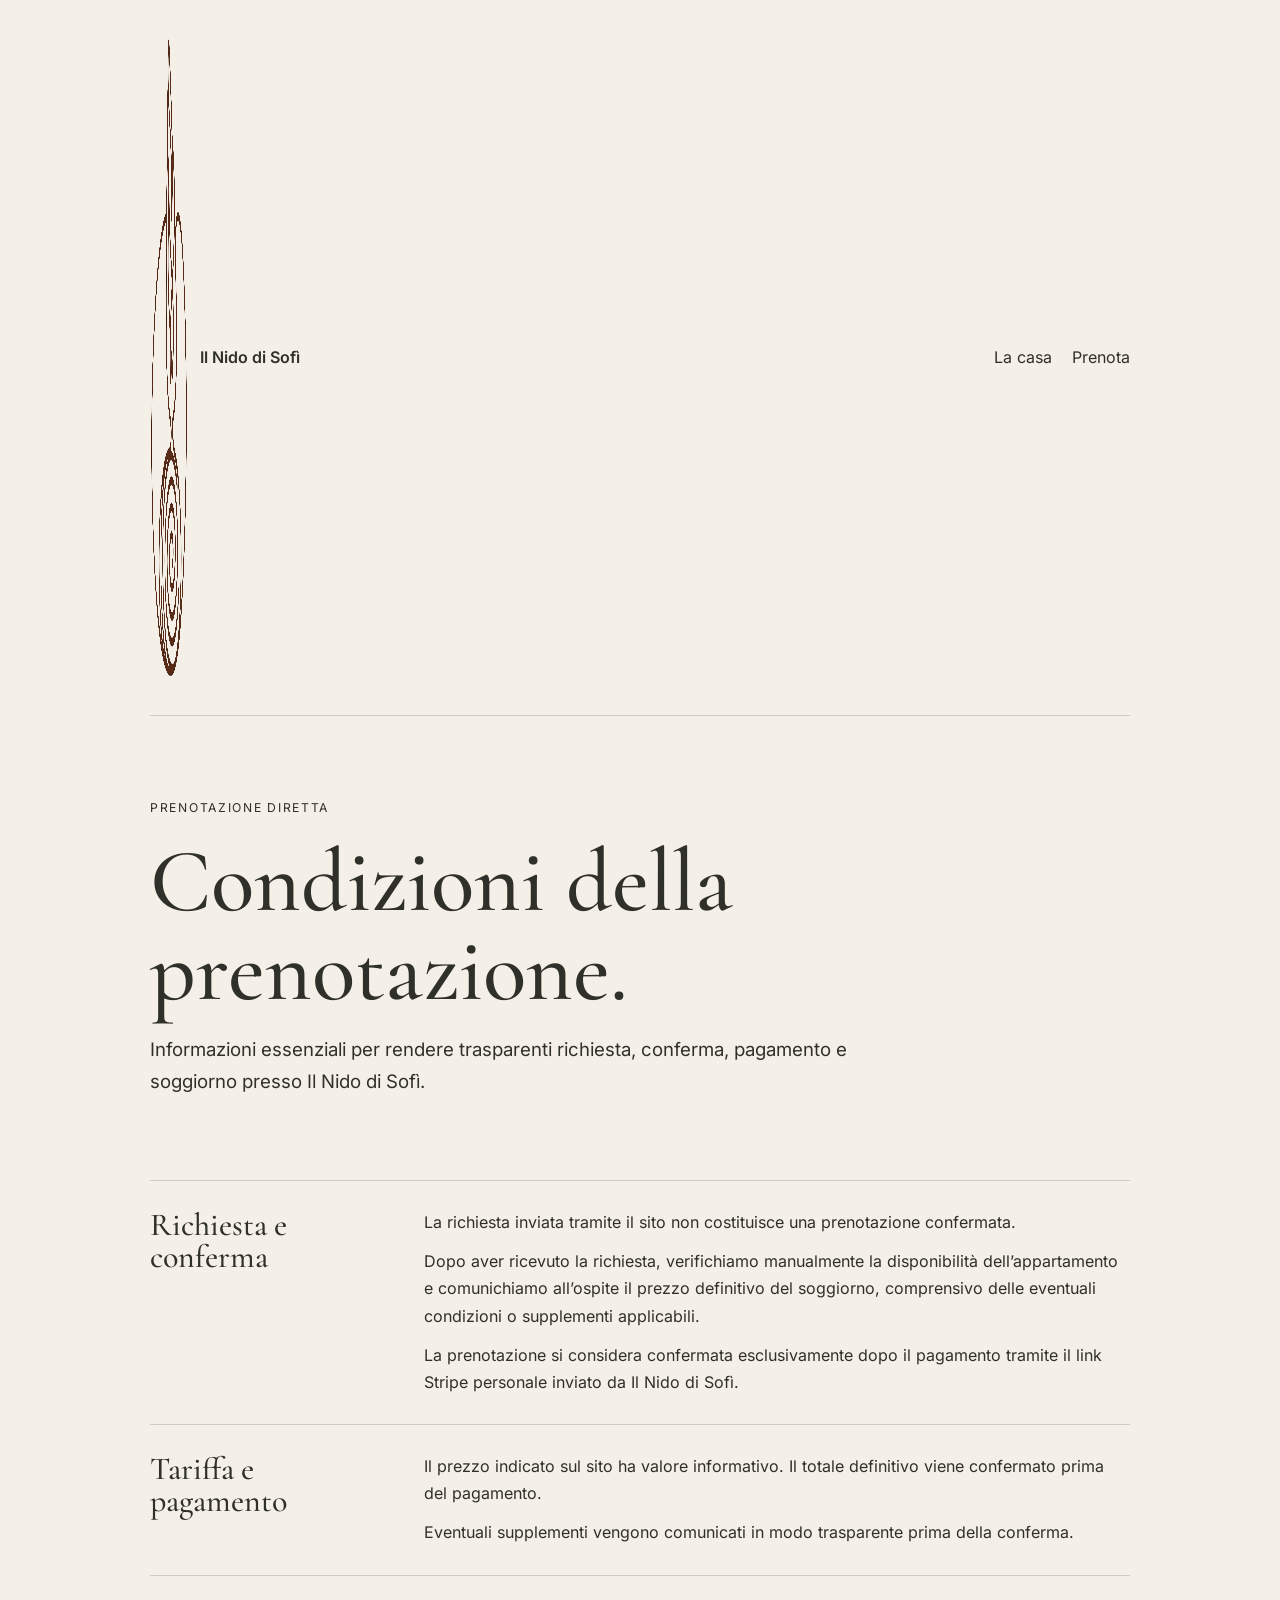
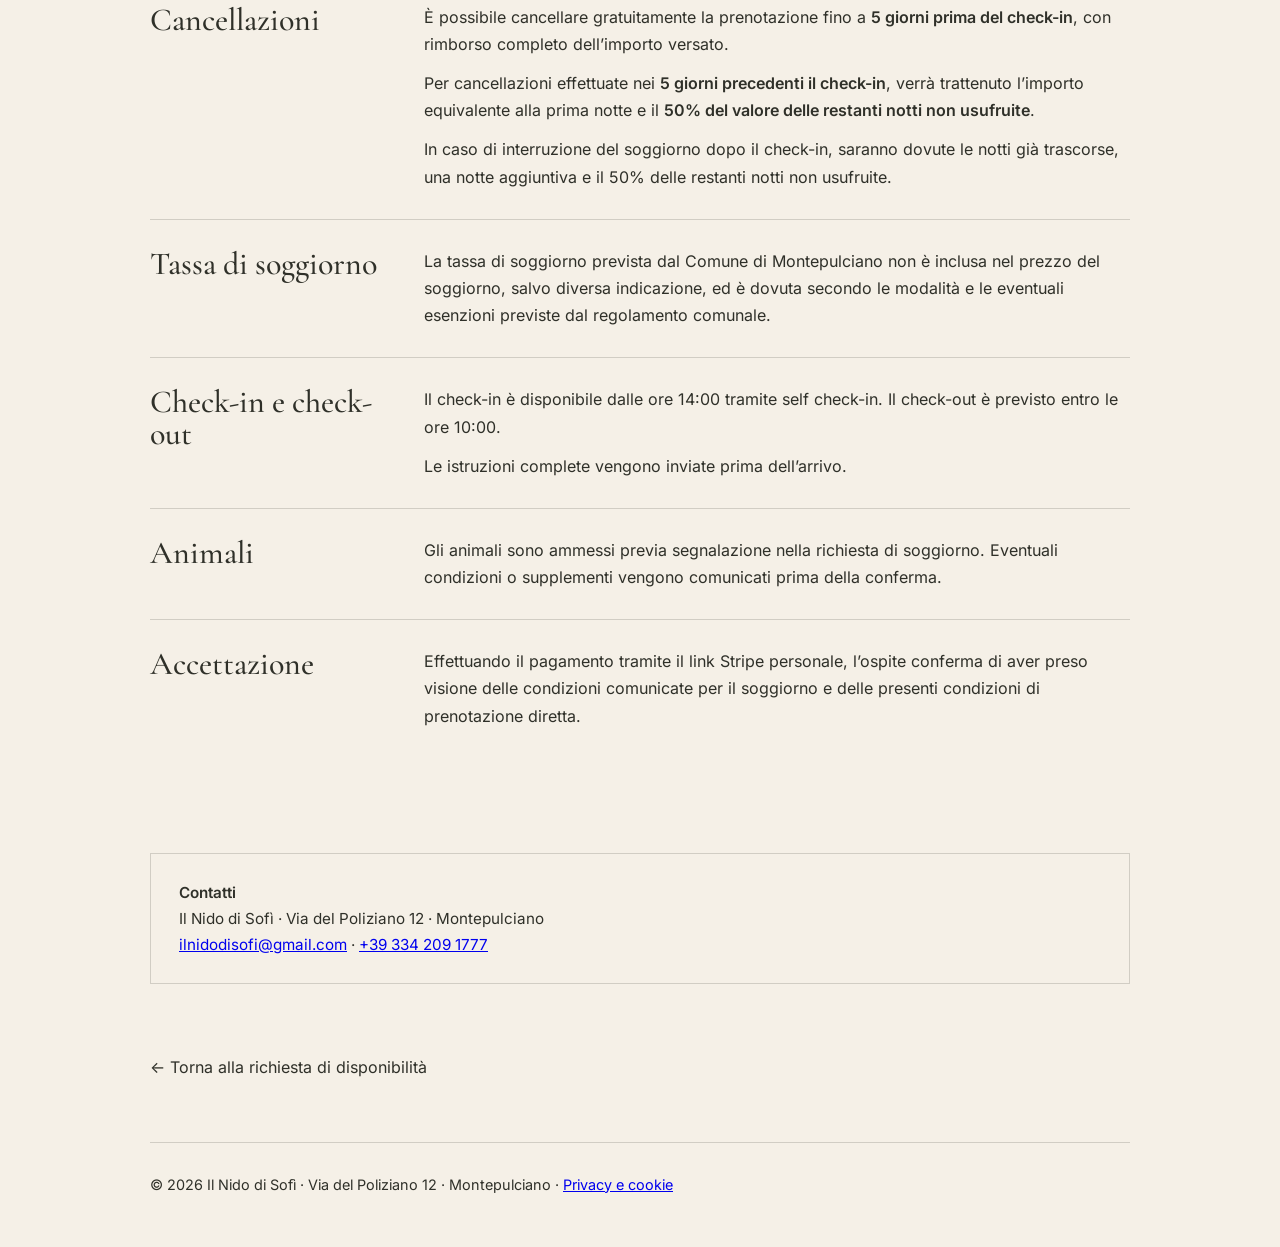
<file: condizioni-prenotazione/index.html>
<!doctype html>
<html lang="it">
<head>
  <meta charset="utf-8">
  <meta name="viewport" content="width=device-width, initial-scale=1">
  <link rel="icon" href="/favicon.png?v=2" type="image/png" sizes="512x512">
  <link rel="shortcut icon" href="/favicon.png?v=2" type="image/png">
  <link rel="apple-touch-icon" href="/favicon.png?v=2">
<title>Condizioni della prenotazione diretta | Il Nido di Sofì</title>
  <meta name="description" content="Condizioni della prenotazione diretta de Il Nido di Sofì a Montepulciano: conferma, pagamento, cancellazioni, tassa di soggiorno, check-in, check-out e animali.">
  <meta name="robots" content="noindex,follow">
  <link rel="canonical" href="https://ilnidodisofi.it/condizioni-prenotazione/">

  <style>
    :root{--cream:#f5f0e7;--ink:#2f3029;--brand:#6e3218;--line:rgba(47,48,41,.18)}*{box-sizing:border-box}body{margin:0;background:var(--cream);color:var(--ink);font-family:Inter,sans-serif;line-height:1.7}.wrap{width:min(980px,88vw);margin:auto}.top{display:flex;justify-content:space-between;align-items:center;padding:24px 0;border-bottom:1px solid var(--line)}.brand{display:flex;align-items:center;gap:12px;color:inherit;text-decoration:none}.brand img{width:38px}.top nav a{color:inherit;text-decoration:none;margin-left:20px}.top nav a:hover,.back:hover{color:var(--brand)}.hero{padding:82px 0 54px}.eyebrow{letter-spacing:.14em;font-size:.76rem;text-transform:uppercase}.hero h1,h2{font-family:"Cormorant Garamond",serif;font-weight:500;line-height:1;margin:.2em 0}.hero h1{font-size:clamp(3rem,7vw,6.2rem);max-width:900px}.lead{font-size:1.16rem;max-width:780px}.terms{padding:10px 0 80px}.term{display:grid;grid-template-columns:230px 1fr;gap:44px;border-top:1px solid var(--line);padding:28px 0}.term h2{font-size:2rem;margin:0}.term p{margin:0 0 12px}.term p:last-child{margin-bottom:0}.note{margin:15px 0 70px;padding:26px 28px;border:1px solid var(--line);font-size:.95rem}.back{display:inline-block;color:inherit;text-decoration:none;margin-bottom:60px}footer{border-top:1px solid var(--line);padding:30px 0 50px;font-size:.9rem}@media(max-width:720px){.top nav{display:none}.hero{padding-top:58px}.term{grid-template-columns:1fr;gap:8px}.term h2{font-size:1.7rem}}
  </style>
<link rel="stylesheet" href="/assets/fonts/site.css?v=2">
</head>
<body><div class="wrap">
<header class="top"><a class="brand" href="../"><img src="/assets/optimized/logo-mark.webp" alt="" width="448" height="667"><strong>Il Nido di Sofì</strong></a><nav><a href="../#casa">La casa</a><a href="../#prenota">Prenota</a></nav></header>
<main>
<section class="hero"><div class="eyebrow">PRENOTAZIONE DIRETTA</div><h1>Condizioni della prenotazione.</h1><p class="lead">Informazioni essenziali per rendere trasparenti richiesta, conferma, pagamento e soggiorno presso Il Nido di Sofì.</p></section>
<section class="terms">
  <article class="term"><h2>Richiesta e conferma</h2><div><p>La richiesta inviata tramite il sito non costituisce una prenotazione confermata.</p><p>Dopo aver ricevuto la richiesta, verifichiamo manualmente la disponibilità dell’appartamento e comunichiamo all’ospite il prezzo definitivo del soggiorno, comprensivo delle eventuali condizioni o supplementi applicabili.</p><p>La prenotazione si considera confermata esclusivamente dopo il pagamento tramite il link Stripe personale inviato da Il Nido di Sofì.</p></div></article>
  <article class="term"><h2>Tariffa e pagamento</h2><div><p>Il prezzo indicato sul sito ha valore informativo. Il totale definitivo viene confermato prima del pagamento.</p><p>Eventuali supplementi vengono comunicati in modo trasparente prima della conferma.</p></div></article>
  <article class="term"><h2>Cancellazioni</h2><div><p>È possibile cancellare gratuitamente la prenotazione fino a <strong>5 giorni prima del check-in</strong>, con rimborso completo dell’importo versato.</p><p>Per cancellazioni effettuate nei <strong>5 giorni precedenti il check-in</strong>, verrà trattenuto l’importo equivalente alla prima notte e il <strong>50% del valore delle restanti notti non usufruite</strong>.</p><p>In caso di interruzione del soggiorno dopo il check-in, saranno dovute le notti già trascorse, una notte aggiuntiva e il 50% delle restanti notti non usufruite.</p></div></article>
  <article class="term"><h2>Tassa di soggiorno</h2><div><p>La tassa di soggiorno prevista dal Comune di Montepulciano non è inclusa nel prezzo del soggiorno, salvo diversa indicazione, ed è dovuta secondo le modalità e le eventuali esenzioni previste dal regolamento comunale.</p></div></article>
  <article class="term"><h2>Check-in e check-out</h2><div><p>Il check-in è disponibile dalle ore 14:00 tramite self check-in. Il check-out è previsto entro le ore 10:00.</p><p>Le istruzioni complete vengono inviate prima dell’arrivo.</p></div></article>
  <article class="term"><h2>Animali</h2><div><p>Gli animali sono ammessi previa segnalazione nella richiesta di soggiorno. Eventuali condizioni o supplementi vengono comunicati prima della conferma.</p></div></article>
  <article class="term"><h2>Accettazione</h2><div><p>Effettuando il pagamento tramite il link Stripe personale, l’ospite conferma di aver preso visione delle condizioni comunicate per il soggiorno e delle presenti condizioni di prenotazione diretta.</p></div></article>
</section>
<div class="note"><strong>Contatti</strong><br>Il Nido di Sofì · Via del Poliziano 12 · Montepulciano<br><a href="mailto:ilnidodisofi@gmail.com">ilnidodisofi@gmail.com</a> · <a href="tel:+393342091777">+39 334 209 1777</a></div>
<a class="back" href="../#prenota">← Torna alla richiesta di disponibilità</a>
</main>
<footer>© 2026 Il Nido di Sofì · Via del Poliziano 12 · Montepulciano · <a href="/privacy-cookie/">Privacy e cookie</a></footer>
</div></body></html>
</file>
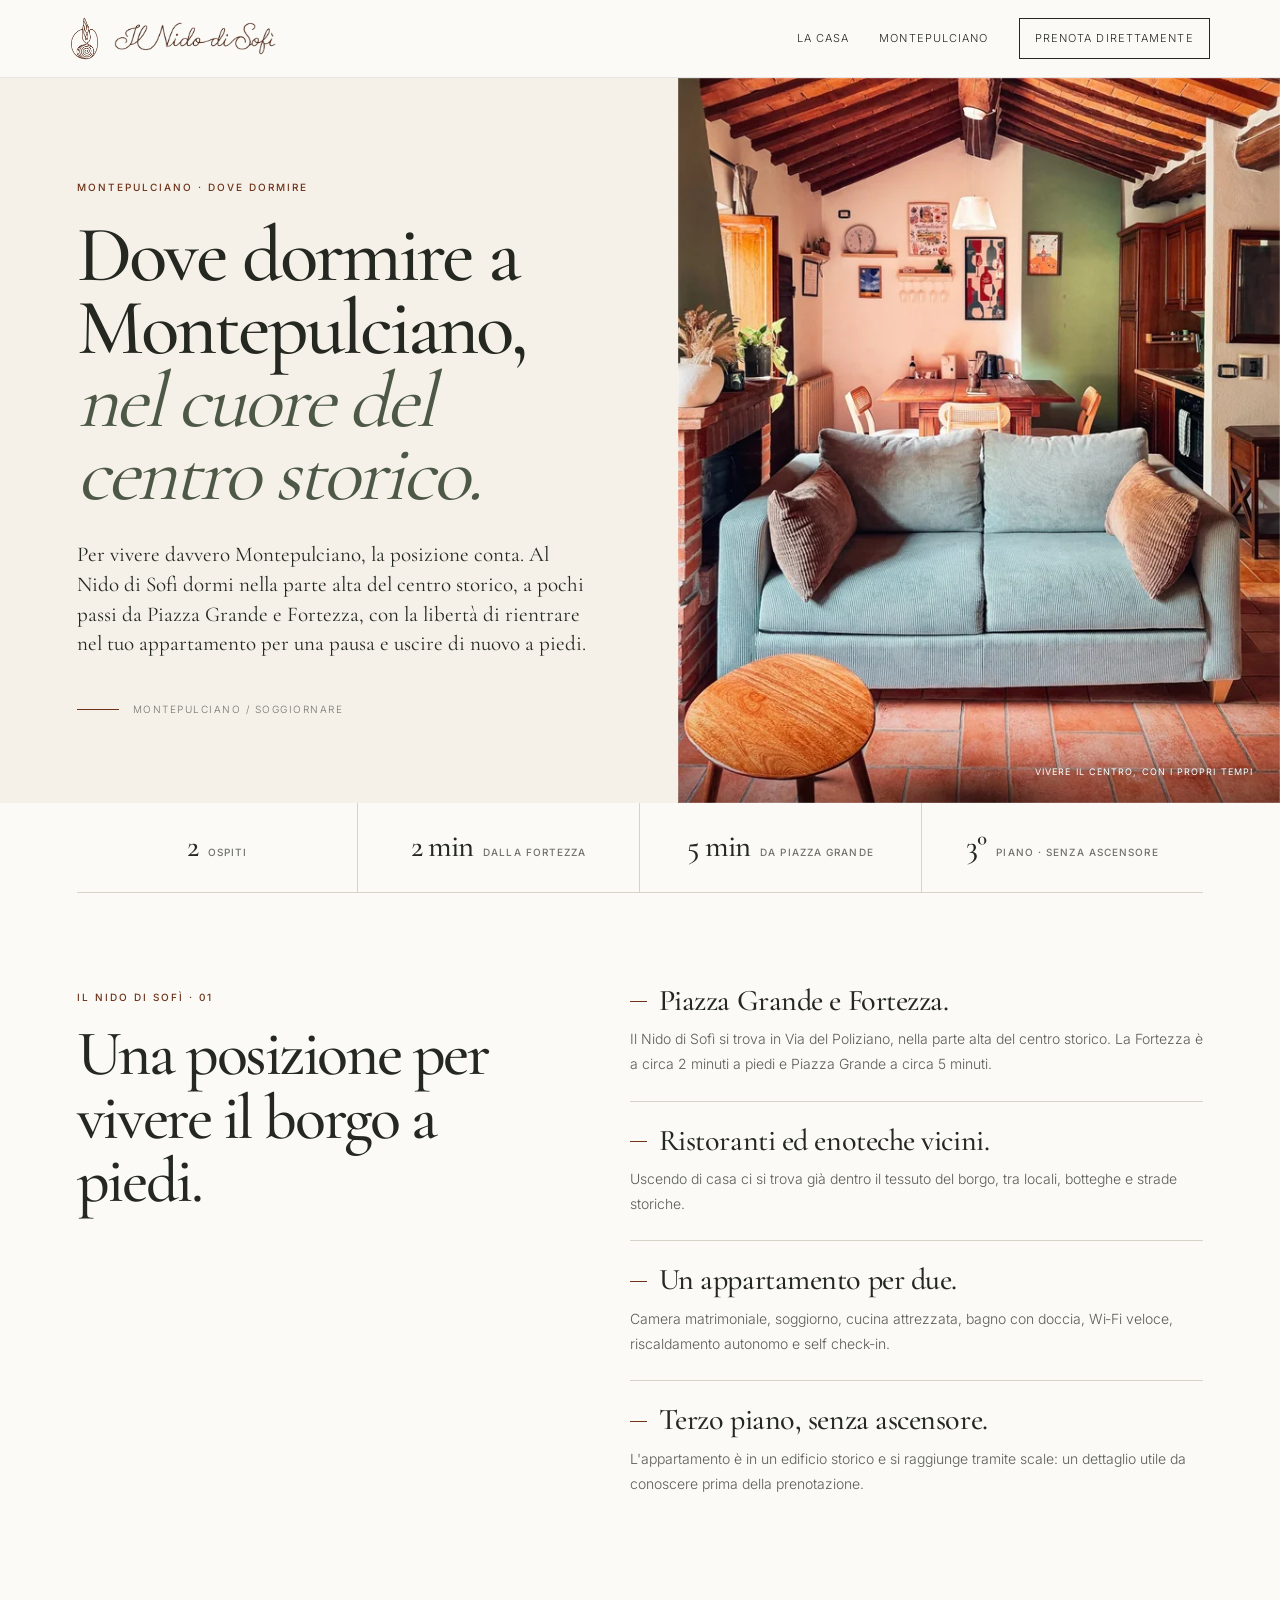
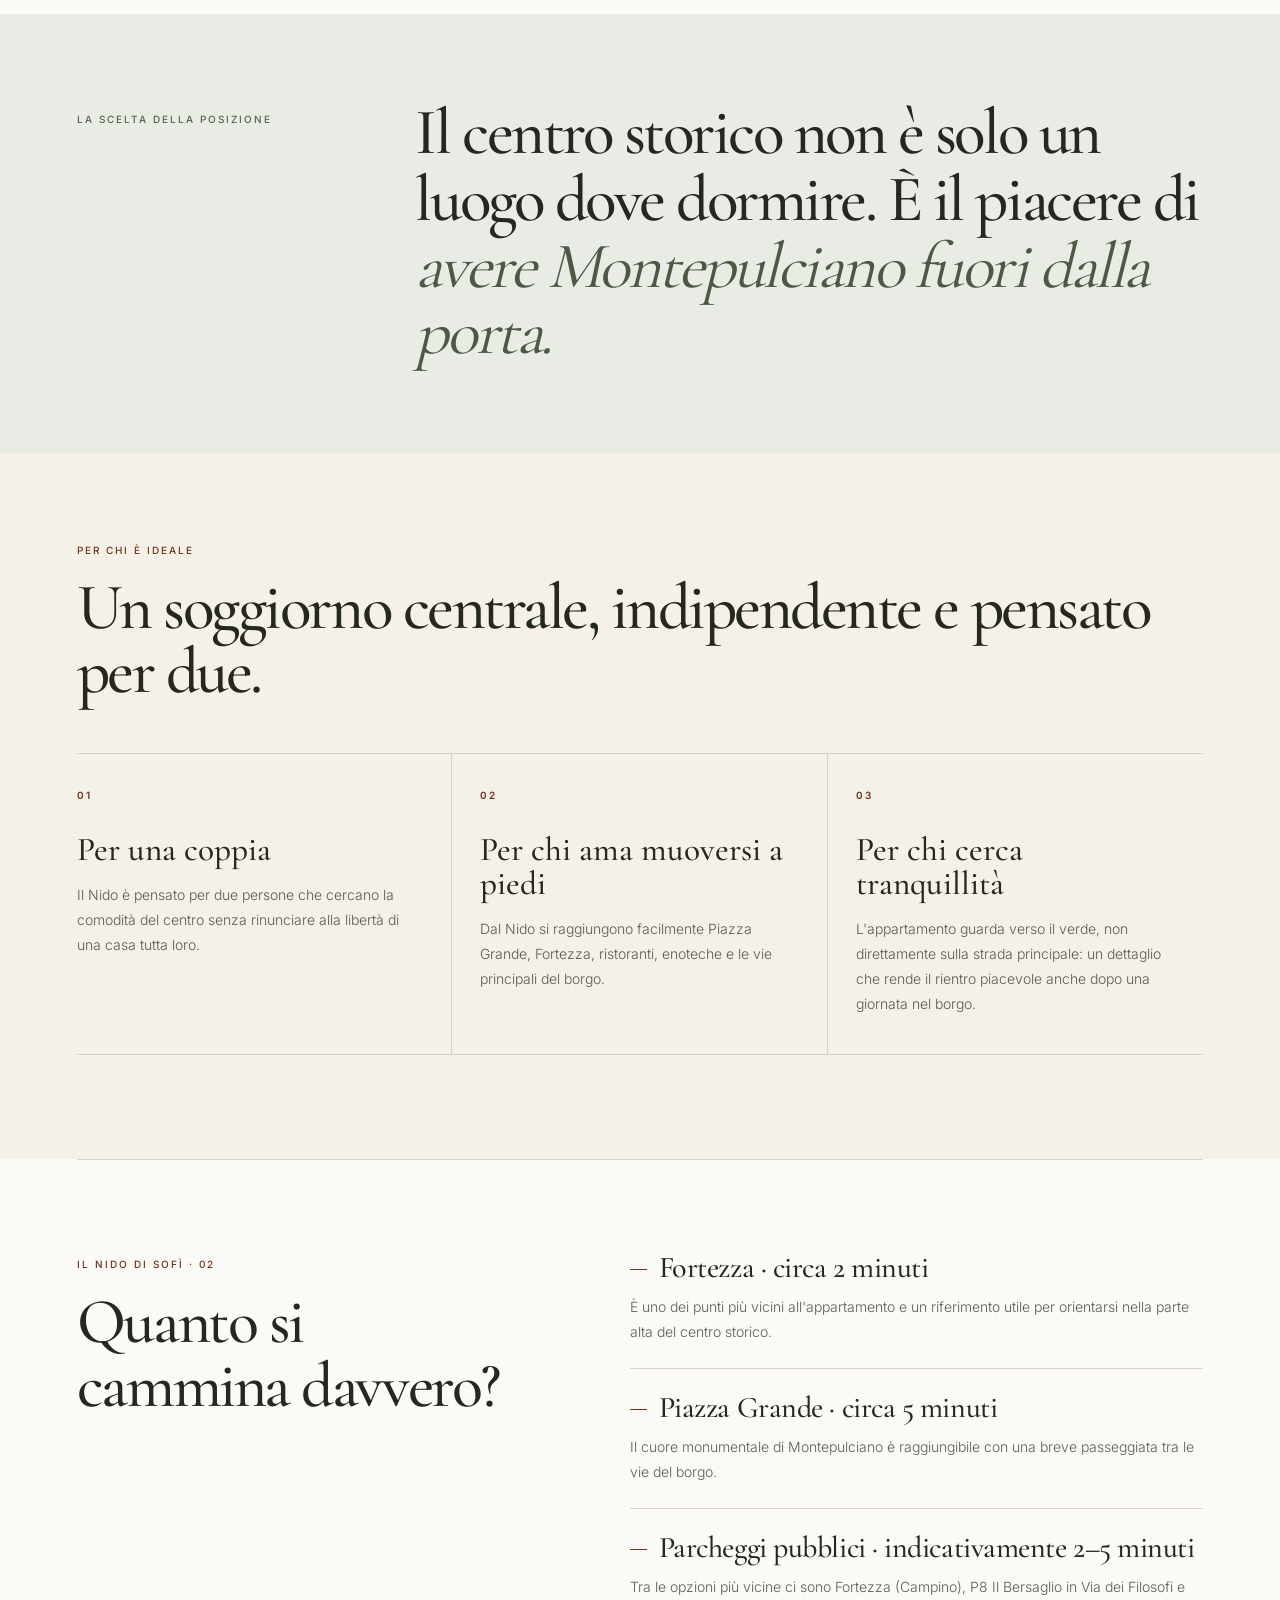
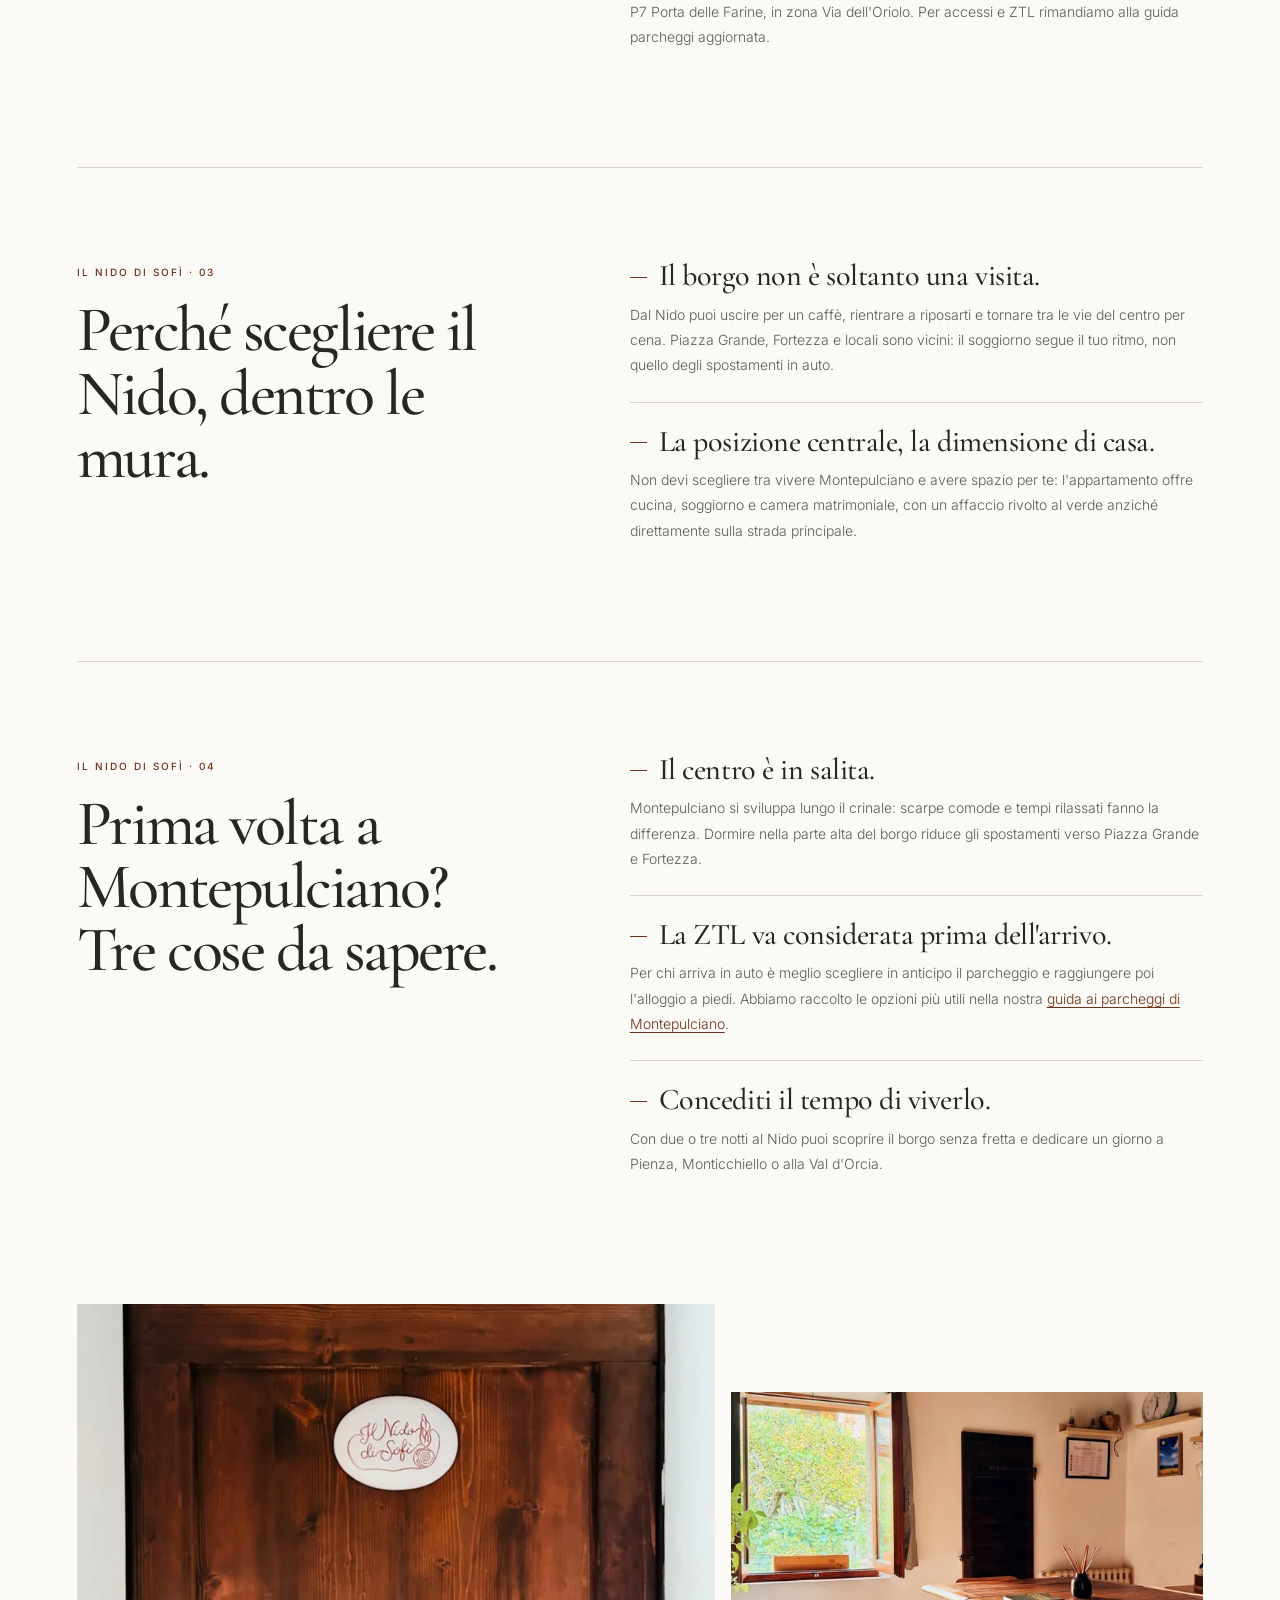
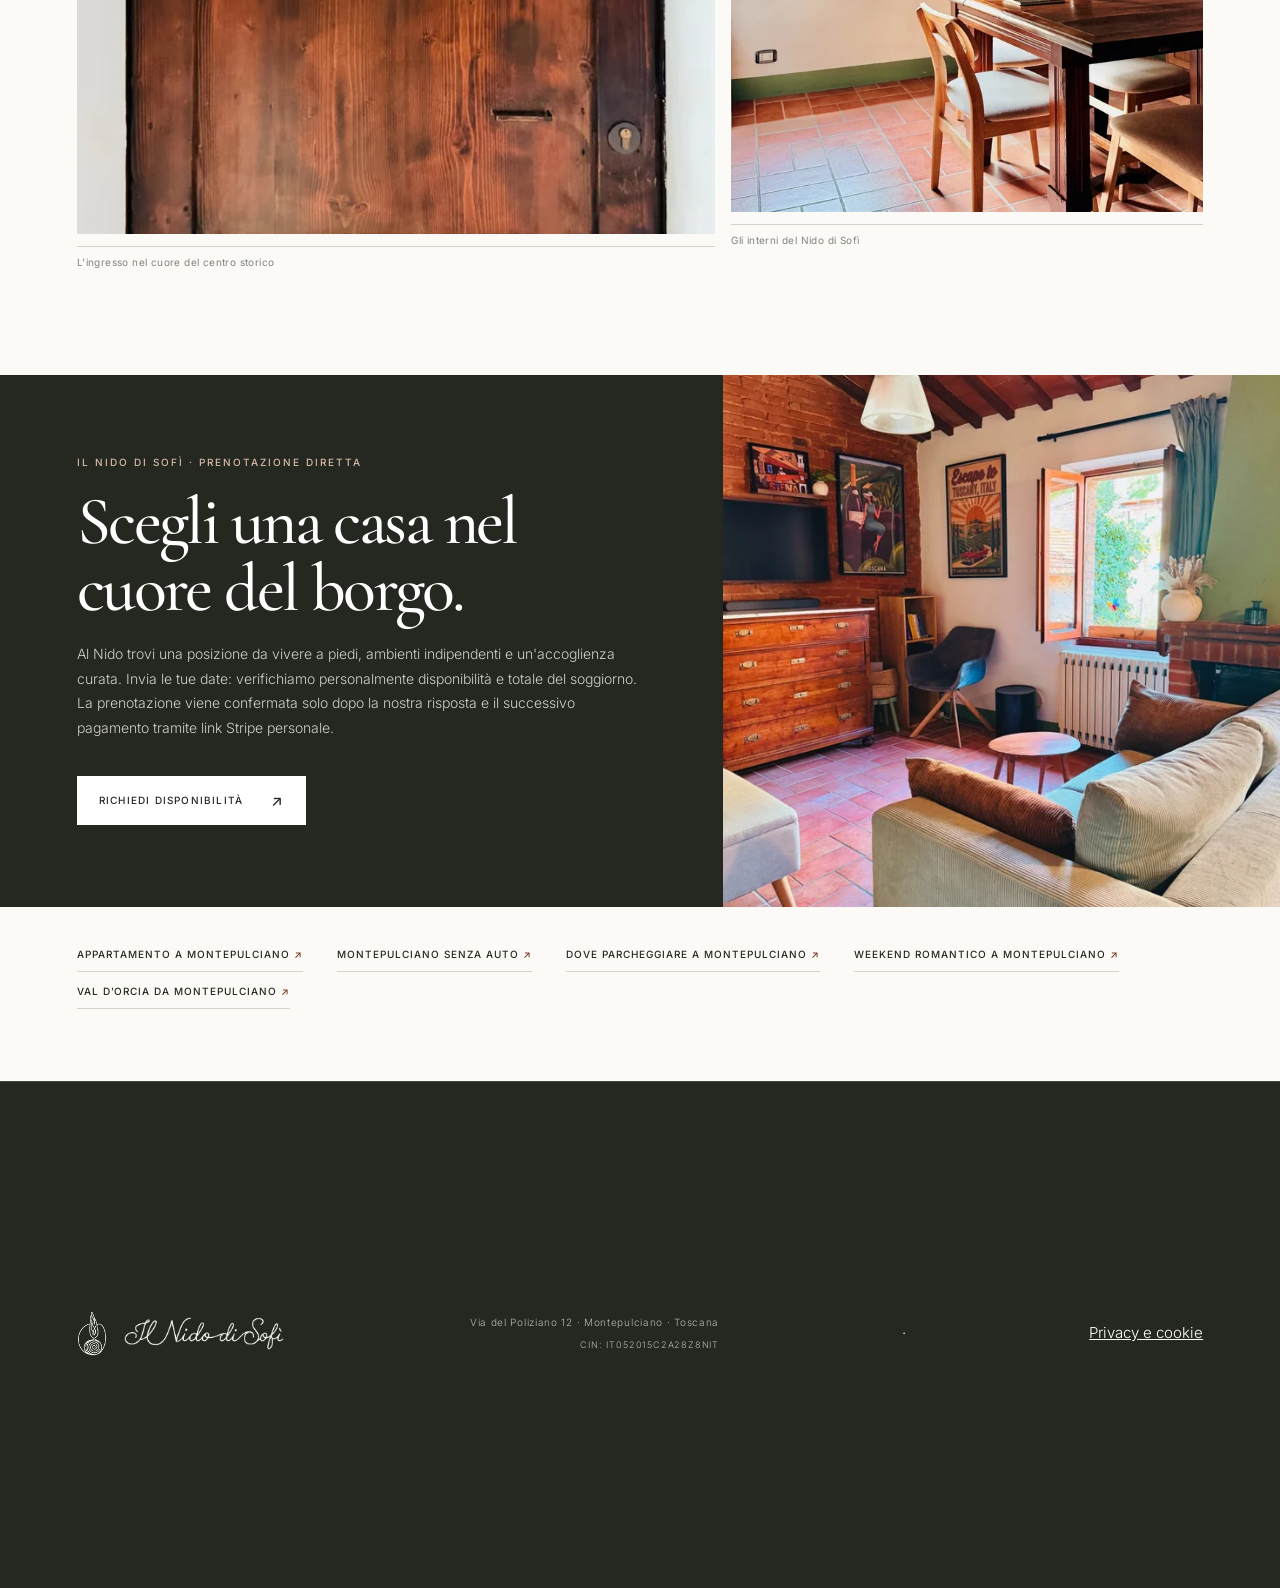
<file: dove-dormire-montepulciano/index.html>
<!doctype html>
<html lang="it">
<head>
<meta charset="utf-8"><meta name="viewport" content="width=device-width, initial-scale=1">
  <link rel="icon" href="/favicon.ico" sizes="any">
  <link rel="icon" href="/favicon.png" type="image/png" sizes="512x512">
  <link rel="shortcut icon" href="/favicon.ico">
  <link rel="apple-touch-icon" href="/favicon.png">
<title>Dove dormire a Montepulciano centro storico | Il Nido di Sofì</title>
<meta name="description" content="Dove dormire a Montepulciano? Il Nido di Sofì è un appartamento per due nel centro storico, vicino a Piazza Grande e Fortezza. Scopri la posizione.">
<meta name="robots" content="index,follow,max-image-preview:large"><link rel="canonical" href="https://ilnidodisofi.it/dove-dormire-montepulciano/">
<meta property="og:type" content="article"><meta property="og:title" content="Dove dormire a Montepulciano centro storico | Il Nido di Sofì"><meta property="og:description" content="Un appartamento per due nel cuore del centro storico di Montepulciano."><meta property="og:url" content="https://ilnidodisofi.it/dove-dormire-montepulciano/"><meta property="og:image" content="https://ilnidodisofi.it/assets/photos/hero.jpg">

<link rel="stylesheet" href="/landing-pages.css?v=2">
<script type="application/ld+json">{"@context":"https://schema.org","@graph":[{"@type":"Article","headline":"Dove dormire a Montepulciano nel centro storico","mainEntityOfPage":"https://ilnidodisofi.it/dove-dormire-montepulciano/","author":{"@type":"Organization","name":"Il Nido di Sofì"},"about":{"@type":"Place","name":"Montepulciano"}},{"@type":"BreadcrumbList","itemListElement":[{"@type":"ListItem","position":1,"name":"Il Nido di Sofì","item":"https://ilnidodisofi.it/"},{"@type":"ListItem","position":2,"name":"Dove dormire a Montepulciano","item":"https://ilnidodisofi.it/dove-dormire-montepulciano/"}]}]}</script>
<link rel="stylesheet" href="/assets/fonts/site.css?v=2">
</head><body class="page-sleep"><div class="wrap">
<header class="top"><a class="brand" href="/" aria-label="Il Nido di Sofì — Torna alla home"><img class="brand-mark" src="/assets/optimized/logo-mark.webp" alt="" width="448" height="667"><img class="brand-wordmark" src="/assets/optimized/logo-wordmark.webp" alt="Il Nido di Sofì" width="1815" height="426"></a><nav aria-label="Navigazione"><a href="/#casa">La casa</a><a href="/montepulciano/">Montepulciano</a><a class="nav-cta" href="/#prenota">Prenota direttamente</a></nav></header>
<main><section class="hero hero-split"><div class="hero-copy"><div class="eyebrow">MONTEPULCIANO · DOVE DORMIRE</div><h1>Dove dormire a Montepulciano, <em>nel cuore del centro storico.</em></h1><p class="lead">Per vivere davvero Montepulciano, la posizione conta. Al Nido di Sofì dormi nella parte alta del centro storico, a pochi passi da Piazza Grande e Fortezza, con la libertà di rientrare nel tuo appartamento per una pausa e uscire di nuovo a piedi.</p><div class="hero-index">MONTEPULCIANO / SOGGIORNARE</div></div><div class="hero-visual"><img src="/assets/optimized/hero-1280.webp" alt="Soggiorno con cucina attrezzata dell'appartamento Il Nido di Sofì" fetchpriority="high" srcset="/assets/optimized/hero-640.webp 640w, /assets/optimized/hero-1280.webp 1280w" sizes="(max-width: 700px) 90vw, 50vw" width="1502" height="1973" decoding="async"><div class="photo-credit">Vivere il centro, con i propri tempi</div></div></section><section class="microfacts" aria-label="Il Nido di Sofì in breve"><div class="microfacts-inner"><div class="microfacts-item"><strong>2</strong><span>ospiti</span></div><div class="microfacts-item"><strong>2 min</strong><span>dalla Fortezza</span></div><div class="microfacts-item"><strong>5 min</strong><span>da Piazza Grande</span></div><div class="microfacts-item"><strong>3°</strong><span>piano · senza ascensore</span></div></div></section>
<section class="chapter chapter-first"><div><span class="eyebrow">IL NIDO DI SOFÌ · 01</span><h2>Una posizione per vivere il borgo a piedi.</h2></div><div>
<div class="card"><strong>Piazza Grande e Fortezza.</strong><p>Il Nido di Sofì si trova in Via del Poliziano, nella parte alta del centro storico. La Fortezza è a circa 2 minuti a piedi e Piazza Grande a circa 5 minuti.</p></div>
<div class="card"><strong>Ristoranti ed enoteche vicini.</strong><p>Uscendo di casa ci si trova già dentro il tessuto del borgo, tra locali, botteghe e strade storiche.</p></div>
<div class="card"><strong>Un appartamento per due.</strong><p>Camera matrimoniale, soggiorno, cucina attrezzata, bagno con doccia, Wi‑Fi veloce, riscaldamento autonomo e self check-in.</p></div>
<div class="card"><strong>Terzo piano, senza ascensore.</strong><p>L'appartamento è in un edificio storico e si raggiunge tramite scale: un dettaglio utile da conoscere prima della prenotazione.</p></div></div></section><aside class="divider-quote" aria-label="LA SCELTA DELLA POSIZIONE"><span class="eyebrow">LA SCELTA DELLA POSIZIONE</span><p class="display-quote">Il centro storico non è solo un luogo dove dormire. È il piacere di <em>avere Montepulciano fuori dalla porta.</em></p></aside>

<section class="quick-section" aria-labelledby="ideale-title"><div class="eyebrow">PER CHI È IDEALE</div><h2 id="ideale-title">Un soggiorno centrale, indipendente e pensato per due.</h2><div class="quick-grid">
<div class="quick-card"><span>01</span><strong>Per una coppia</strong><p>Il Nido è pensato per due persone che cercano la comodità del centro senza rinunciare alla libertà di una casa tutta loro.</p></div>
<div class="quick-card"><span>02</span><strong>Per chi ama muoversi a piedi</strong><p>Dal Nido si raggiungono facilmente Piazza Grande, Fortezza, ristoranti, enoteche e le vie principali del borgo.</p></div>
<div class="quick-card"><span>03</span><strong>Per chi cerca tranquillità</strong><p>L'appartamento guarda verso il verde, non direttamente sulla strada principale: un dettaglio che rende il rientro piacevole anche dopo una giornata nel borgo.</p></div>
</div></section>

<section class="chapter"><div><span class="eyebrow">IL NIDO DI SOFÌ · 02</span><h2>Quanto si cammina davvero?</h2></div><div>
<div class="card"><strong>Fortezza · circa 2 minuti</strong><p>È uno dei punti più vicini all'appartamento e un riferimento utile per orientarsi nella parte alta del centro storico.</p></div>
<div class="card"><strong>Piazza Grande · circa 5 minuti</strong><p>Il cuore monumentale di Montepulciano è raggiungibile con una breve passeggiata tra le vie del borgo.</p></div>
<div class="card"><strong>Parcheggi pubblici · indicativamente 2–5 minuti</strong><p>Tra le opzioni più vicine ci sono Fortezza (Campino), P8 Il Bersaglio in Via dei Filosofi e P7 Porta delle Farine, in zona Via dell'Oriolo. Per accessi e ZTL rimandiamo alla guida parcheggi aggiornata.</p></div>
</div></section>

<section class="chapter"><div><span class="eyebrow">IL NIDO DI SOFÌ · 03</span><h2>Perché scegliere il Nido, dentro le mura.</h2></div><div><div class="card"><strong>Il borgo non è soltanto una visita.</strong><p>Dal Nido puoi uscire per un caffè, rientrare a riposarti e tornare tra le vie del centro per cena. Piazza Grande, Fortezza e locali sono vicini: il soggiorno segue il tuo ritmo, non quello degli spostamenti in auto.</p></div><div class="card"><strong>La posizione centrale, la dimensione di casa.</strong><p>Non devi scegliere tra vivere Montepulciano e avere spazio per te: l'appartamento offre cucina, soggiorno e camera matrimoniale, con un affaccio rivolto al verde anziché direttamente sulla strada principale.</p></div></div></section>

<section class="chapter"><div><span class="eyebrow">IL NIDO DI SOFÌ · 04</span><h2>Prima volta a Montepulciano? Tre cose da sapere.</h2></div><div>
<div class="card"><strong>Il centro è in salita.</strong><p>Montepulciano si sviluppa lungo il crinale: scarpe comode e tempi rilassati fanno la differenza. Dormire nella parte alta del borgo riduce gli spostamenti verso Piazza Grande e Fortezza.</p></div>
<div class="card"><strong>La ZTL va considerata prima dell'arrivo.</strong><p>Per chi arriva in auto è meglio scegliere in anticipo il parcheggio e raggiungere poi l'alloggio a piedi. Abbiamo raccolto le opzioni più utili nella nostra <a href="../parcheggi-montepulciano/">guida ai parcheggi di Montepulciano</a>.</p></div>
<div class="card"><strong>Concediti il tempo di viverlo.</strong><p>Con due o tre notti al Nido puoi scoprire il borgo senza fretta e dedicare un giorno a Pienza, Monticchiello o alla Val d'Orcia.</p></div>
</div></section>

<section class="editorial-gallery" aria-label="Atmosfera de Il Nido di Sofì"><figure><img src="/assets/optimized/entrance-door-1280.webp" alt="L'ingresso nel cuore del centro storico" loading="lazy" srcset="/assets/optimized/entrance-door-640.webp 640w, /assets/optimized/entrance-door-1280.webp 1280w" sizes="(max-width: 700px) 90vw, 50vw" width="1350" height="1800" decoding="async"><figcaption>L'ingresso nel cuore del centro storico</figcaption></figure><figure><img src="/assets/optimized/living-03-1266.webp" alt="Gli interni del Nido di Sofì" loading="lazy" srcset="/assets/optimized/living-03-640.webp 640w, /assets/optimized/living-03-1266.webp 1266w" sizes="(max-width: 700px) 90vw, 50vw" width="1266" height="1800" decoding="async"><figcaption>Gli interni del Nido di Sofì</figcaption></figure></section><section class="cta"><div class="cta-copy"><div class="eyebrow">IL NIDO DI SOFÌ · PRENOTAZIONE DIRETTA</div><h2>Scegli una casa nel cuore del borgo.</h2><p>Al Nido trovi una posizione da vivere a piedi, ambienti indipendenti e un'accoglienza curata. Invia le tue date: verifichiamo personalmente disponibilità e totale del soggiorno. La prenotazione viene confermata solo dopo la nostra risposta e il successivo pagamento tramite link Stripe personale.</p><a class="button" href="../#prenota">Richiedi disponibilità</a></div><div class="cta-art"><img src="/assets/optimized/living-02-1280.webp" alt="Un dettaglio de Il Nido di Sofì" loading="lazy" srcset="/assets/optimized/living-02-640.webp 640w, /assets/optimized/living-02-1280.webp 1280w" sizes="(max-width: 700px) 90vw, 50vw" width="1350" height="1800" decoding="async"></div></section>
<div class="links"><a href="../montepulciano/">Appartamento a Montepulciano</a><a href="../montepulciano-senza-auto/">Montepulciano senza auto</a><a href="../parcheggi-montepulciano/">Dove parcheggiare a Montepulciano</a><a href="../weekend-romantico-montepulciano/">Weekend romantico a Montepulciano</a><a href="../val-dorcia/">Val d’Orcia da Montepulciano</a></div></main>
<footer><a class="footer-logo" href="/" aria-label="Il Nido di Sofì — Homepage"><img src="/assets/optimized/logo-mark.webp" alt="" width="448" height="667"><img src="/assets/optimized/logo-wordmark.webp" alt="Il Nido di Sofì" width="1815" height="426"></a><div class="footer-info">Via del Poliziano 12 · Montepulciano · Toscana<small>CIN: IT052015C2A28Z8NIT</small></div> · <a href="/privacy-cookie/">Privacy e cookie</a></footer></div></body></html>
</file>
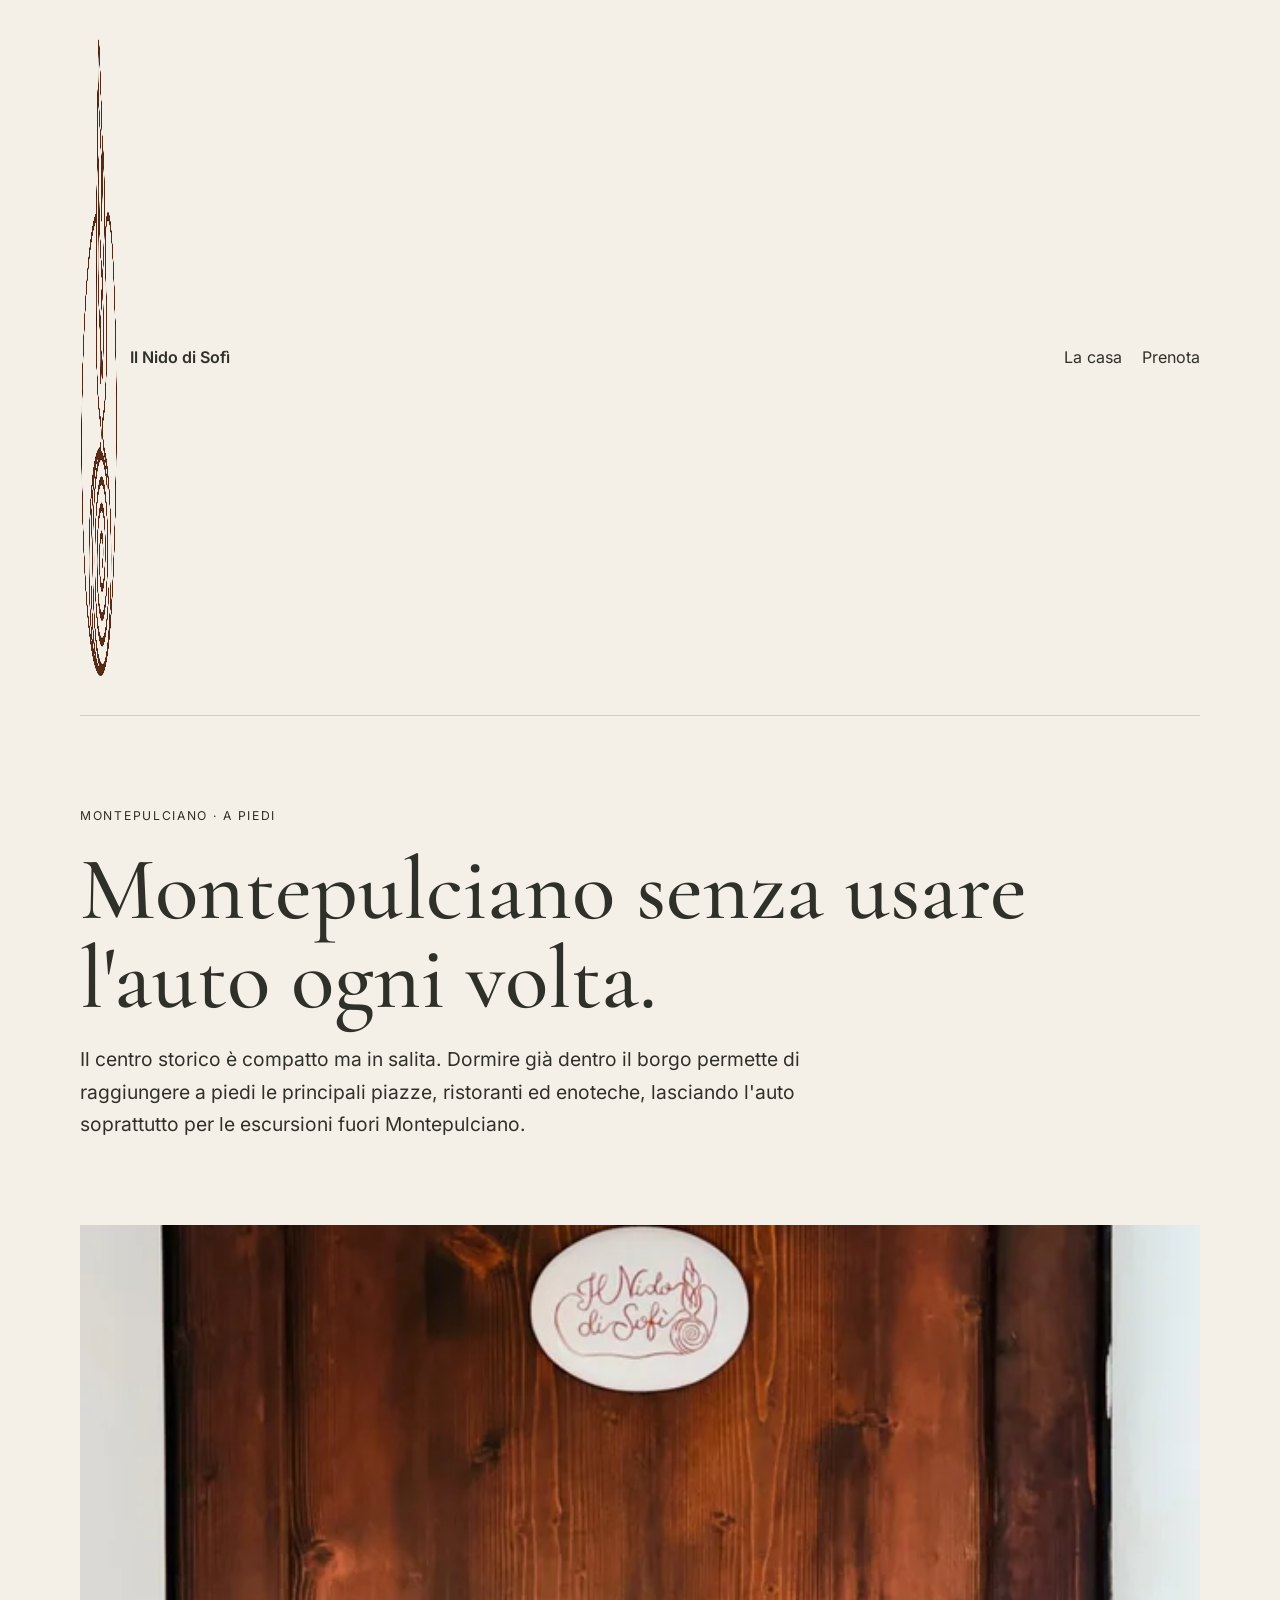
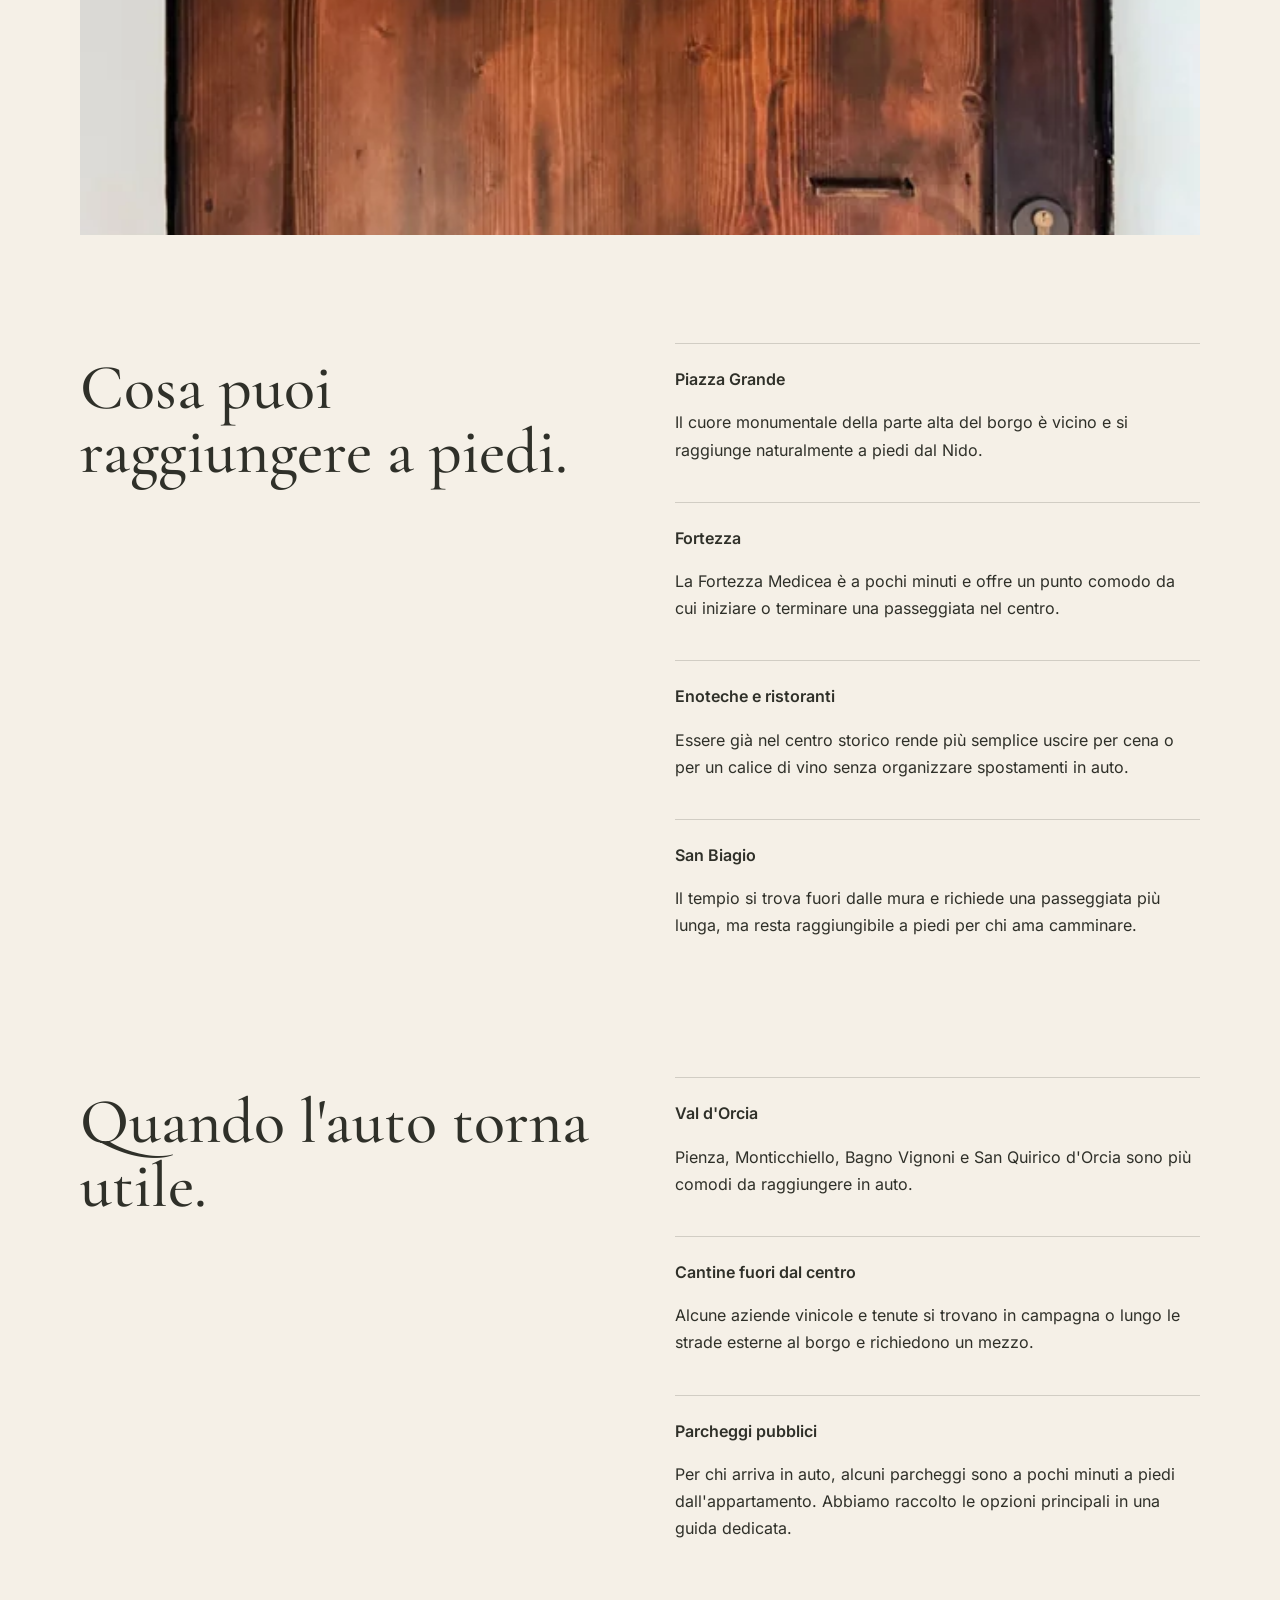
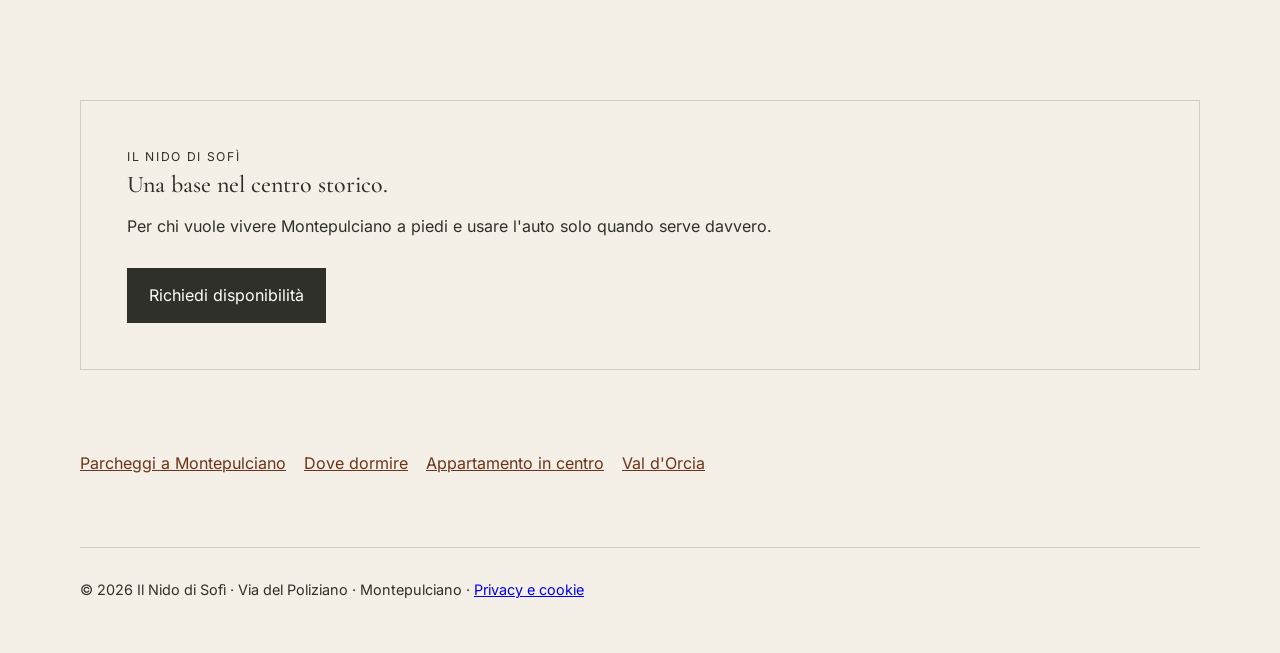
<file: montepulciano-senza-auto/index.html>
<!doctype html>
<html lang="it">
<head><meta charset="utf-8"><meta name="viewport" content="width=device-width, initial-scale=1">
  <link rel="icon" href="/favicon.png?v=2" type="image/png" sizes="512x512">
  <link rel="shortcut icon" href="/favicon.png?v=2" type="image/png">
  <link rel="apple-touch-icon" href="/favicon.png?v=2">
<title>Montepulciano senza auto: dove dormire in centro | Il Nido di Sofì</title><meta name="description" content="Visitare Montepulciano senza usare l'auto ogni volta: Il Nido di Sofì è nel centro storico, vicino a Piazza Grande, Fortezza, ristoranti ed enoteche."><meta name="robots" content="index,follow,max-image-preview:large"><link rel="canonical" href="https://ilnidodisofi.it/montepulciano-senza-auto/"><meta property="og:type" content="article"><meta property="og:title" content="Montepulciano senza auto: dove dormire in centro"><meta property="og:description" content="Un appartamento nel centro storico per vivere Montepulciano soprattutto a piedi."><meta property="og:url" content="https://ilnidodisofi.it/montepulciano-senza-auto/"><meta property="og:image" content="https://ilnidodisofi.it/assets/photos/entrance-door.jpg"><style>:root{--cream:#f5f0e7;--ink:#2f3029;--brand:#6e3218;--line:rgba(47,48,41,.18)}*{box-sizing:border-box}body{margin:0;background:var(--cream);color:var(--ink);font-family:Inter,sans-serif;line-height:1.7}.wrap{width:min(1120px,88vw);margin:auto}.top{display:flex;justify-content:space-between;align-items:center;padding:24px 0;border-bottom:1px solid var(--line)}.brand{display:flex;align-items:center;gap:12px;color:inherit;text-decoration:none}.brand img{width:38px}.top nav a,.links a{color:inherit}.top nav a{margin-left:20px;text-decoration:none}.hero{padding:90px 0 45px}.eyebrow{letter-spacing:.14em;font-size:.76rem;text-transform:uppercase}.hero h1,h2{font-family:"Cormorant Garamond",serif;font-weight:500;line-height:1;margin:.2em 0}.hero h1{font-size:clamp(3rem,7vw,6.6rem);max-width:950px}.lead{font-size:1.2rem;max-width:790px}.photo{width:100%;height:clamp(300px,48vw,610px);object-fit:cover;margin:20px 0 70px}.grid{display:grid;grid-template-columns:1fr 1fr;gap:70px;padding:30px 0 70px}.grid h2{font-size:clamp(2.2rem,5vw,4.3rem)}.card{border-top:1px solid var(--line);padding:22px 0}.cta{margin:50px 0 80px;padding:46px;border:1px solid var(--line)}.button{display:inline-block;background:var(--ink);color:#fff;text-decoration:none;padding:14px 22px;margin-top:12px}.links{display:flex;gap:18px;flex-wrap:wrap;padding:0 0 70px}.links a{color:var(--brand)}footer{border-top:1px solid var(--line);padding:30px 0 50px;font-size:.9rem}@media(max-width:760px){.top nav{display:none}.grid{grid-template-columns:1fr;gap:16px}.hero{padding-top:55px}.cta{padding:28px}}</style><script type="application/ld+json">{"@context":"https://schema.org","@graph":[{"@type":"Article","headline":"Montepulciano senza auto: dove dormire in centro","mainEntityOfPage":"https://ilnidodisofi.it/montepulciano-senza-auto/","author":{"@type":"Organization","name":"Il Nido di Sofì"},"about":{"@type":"Place","name":"Montepulciano"}},{"@type":"BreadcrumbList","itemListElement":[{"@type":"ListItem","position":1,"name":"Il Nido di Sofì","item":"https://ilnidodisofi.it/"},{"@type":"ListItem","position":2,"name":"Montepulciano senza auto","item":"https://ilnidodisofi.it/montepulciano-senza-auto/"}]}]}</script><link rel="stylesheet" href="/assets/fonts/site.css?v=2">
</head><body><div class="wrap"><header class="top"><a class="brand" href="../"><img src="/assets/optimized/logo-mark.webp" alt="" width="448" height="667"><strong>Il Nido di Sofì</strong></a><nav><a href="../#casa">La casa</a><a href="../#prenota">Prenota</a></nav></header><main><section class="hero"><div class="eyebrow">MONTEPULCIANO · A PIEDI</div><h1>Montepulciano senza usare l'auto ogni volta.</h1><p class="lead">Il centro storico è compatto ma in salita. Dormire già dentro il borgo permette di raggiungere a piedi le principali piazze, ristoranti ed enoteche, lasciando l'auto soprattutto per le escursioni fuori Montepulciano.</p></section><img class="photo" src="/assets/optimized/entrance-door-1280.webp" alt="Ingresso de Il Nido di Sofì nel centro storico di Montepulciano" srcset="/assets/optimized/entrance-door-640.webp 640w, /assets/optimized/entrance-door-1280.webp 1280w" sizes="(max-width: 700px) 90vw, 50vw" width="1350" height="1800" loading="lazy" decoding="async"><section class="grid"><div><h2>Cosa puoi raggiungere a piedi.</h2></div><div><div class="card"><strong>Piazza Grande</strong><p>Il cuore monumentale della parte alta del borgo è vicino e si raggiunge naturalmente a piedi dal Nido.</p></div><div class="card"><strong>Fortezza</strong><p>La Fortezza Medicea è a pochi minuti e offre un punto comodo da cui iniziare o terminare una passeggiata nel centro.</p></div><div class="card"><strong>Enoteche e ristoranti</strong><p>Essere già nel centro storico rende più semplice uscire per cena o per un calice di vino senza organizzare spostamenti in auto.</p></div><div class="card"><strong>San Biagio</strong><p>Il tempio si trova fuori dalle mura e richiede una passeggiata più lunga, ma resta raggiungibile a piedi per chi ama camminare.</p></div></div></section><section class="grid"><div><h2>Quando l'auto torna utile.</h2></div><div><div class="card"><strong>Val d'Orcia</strong><p>Pienza, Monticchiello, Bagno Vignoni e San Quirico d'Orcia sono più comodi da raggiungere in auto.</p></div><div class="card"><strong>Cantine fuori dal centro</strong><p>Alcune aziende vinicole e tenute si trovano in campagna o lungo le strade esterne al borgo e richiedono un mezzo.</p></div><div class="card"><strong>Parcheggi pubblici</strong><p>Per chi arriva in auto, alcuni parcheggi sono a pochi minuti a piedi dall'appartamento. Abbiamo raccolto le opzioni principali in una guida dedicata.</p></div></div></section><section class="cta"><div class="eyebrow">IL NIDO DI SOFÌ</div><h2>Una base nel centro storico.</h2><p>Per chi vuole vivere Montepulciano a piedi e usare l'auto solo quando serve davvero.</p><a class="button" href="../#prenota">Richiedi disponibilità</a></section><div class="links"><a href="../parcheggi-montepulciano/">Parcheggi a Montepulciano</a><a href="../dove-dormire-montepulciano/">Dove dormire</a><a href="../montepulciano/">Appartamento in centro</a><a href="../val-dorcia/">Val d'Orcia</a></div></main><footer>© 2026 Il Nido di Sofì · Via del Poliziano · Montepulciano · <a href="/privacy-cookie/">Privacy e cookie</a></footer></div></body></html>
</file>
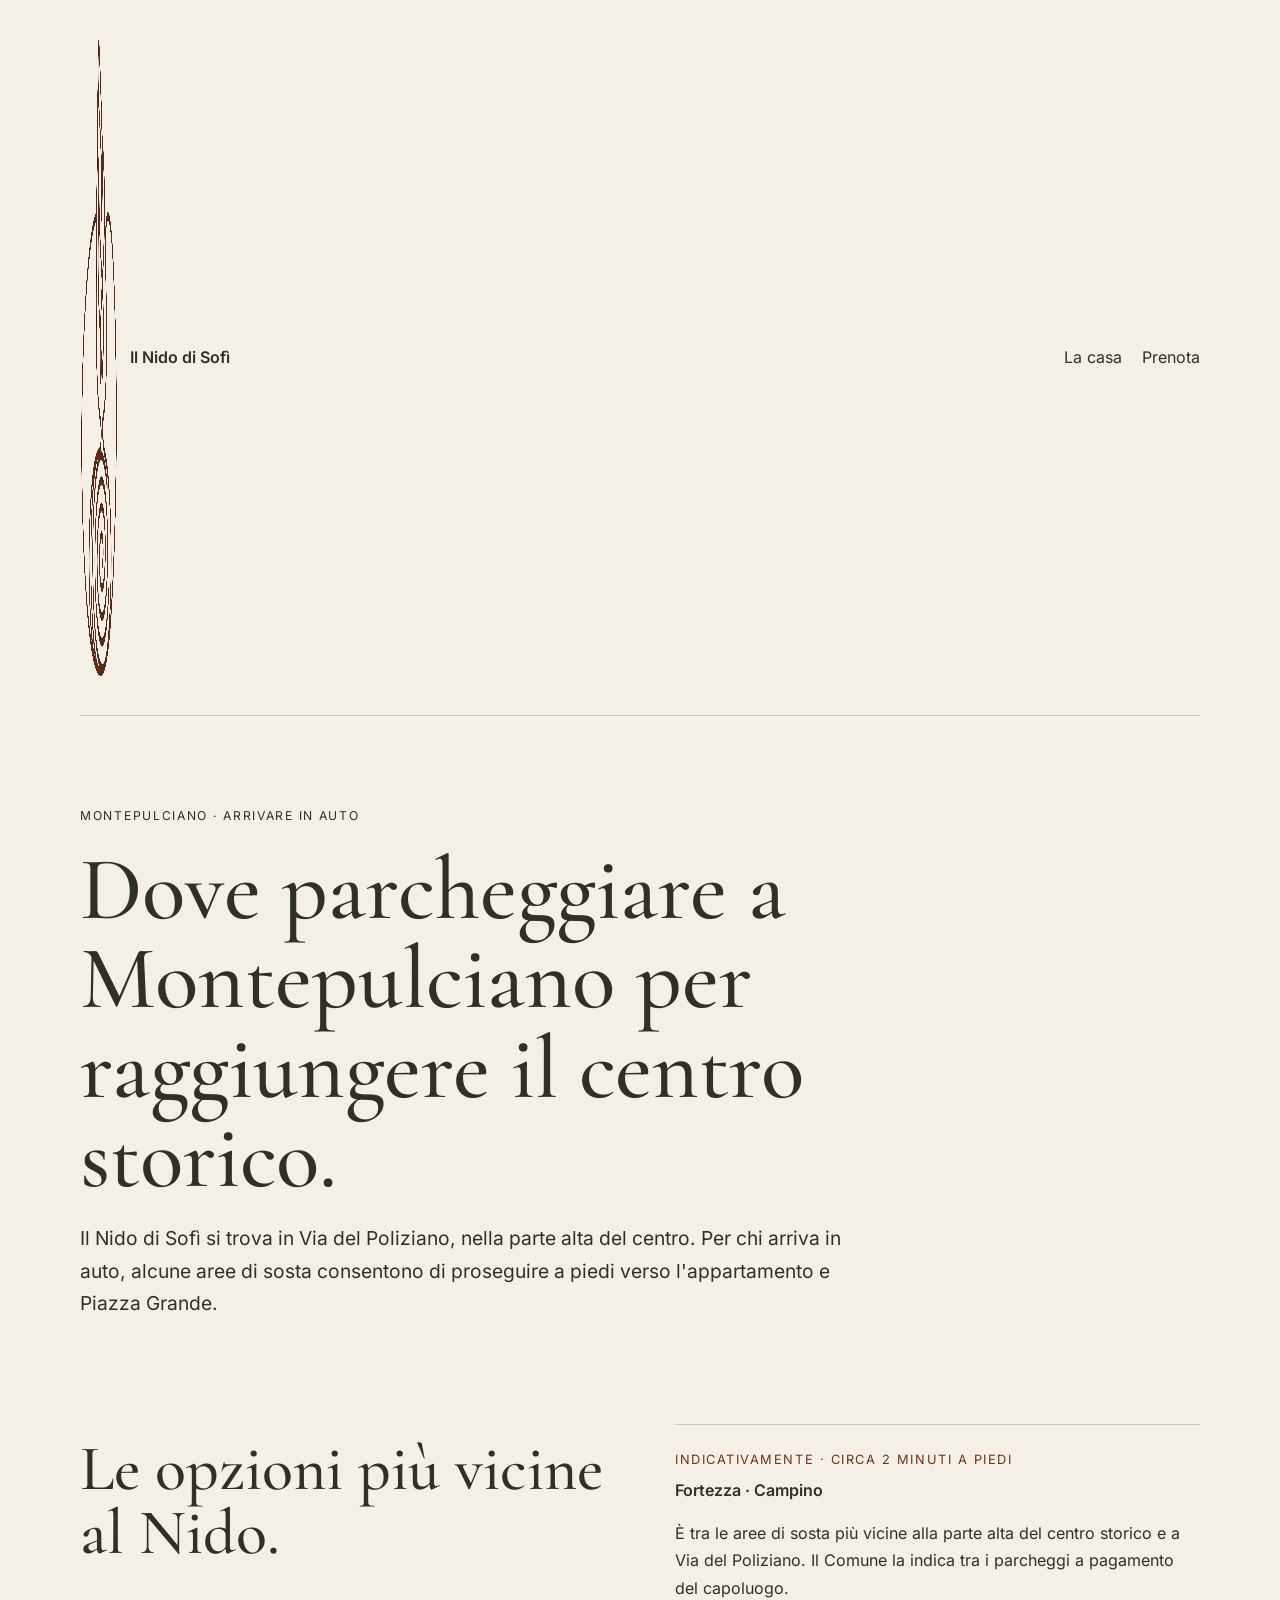
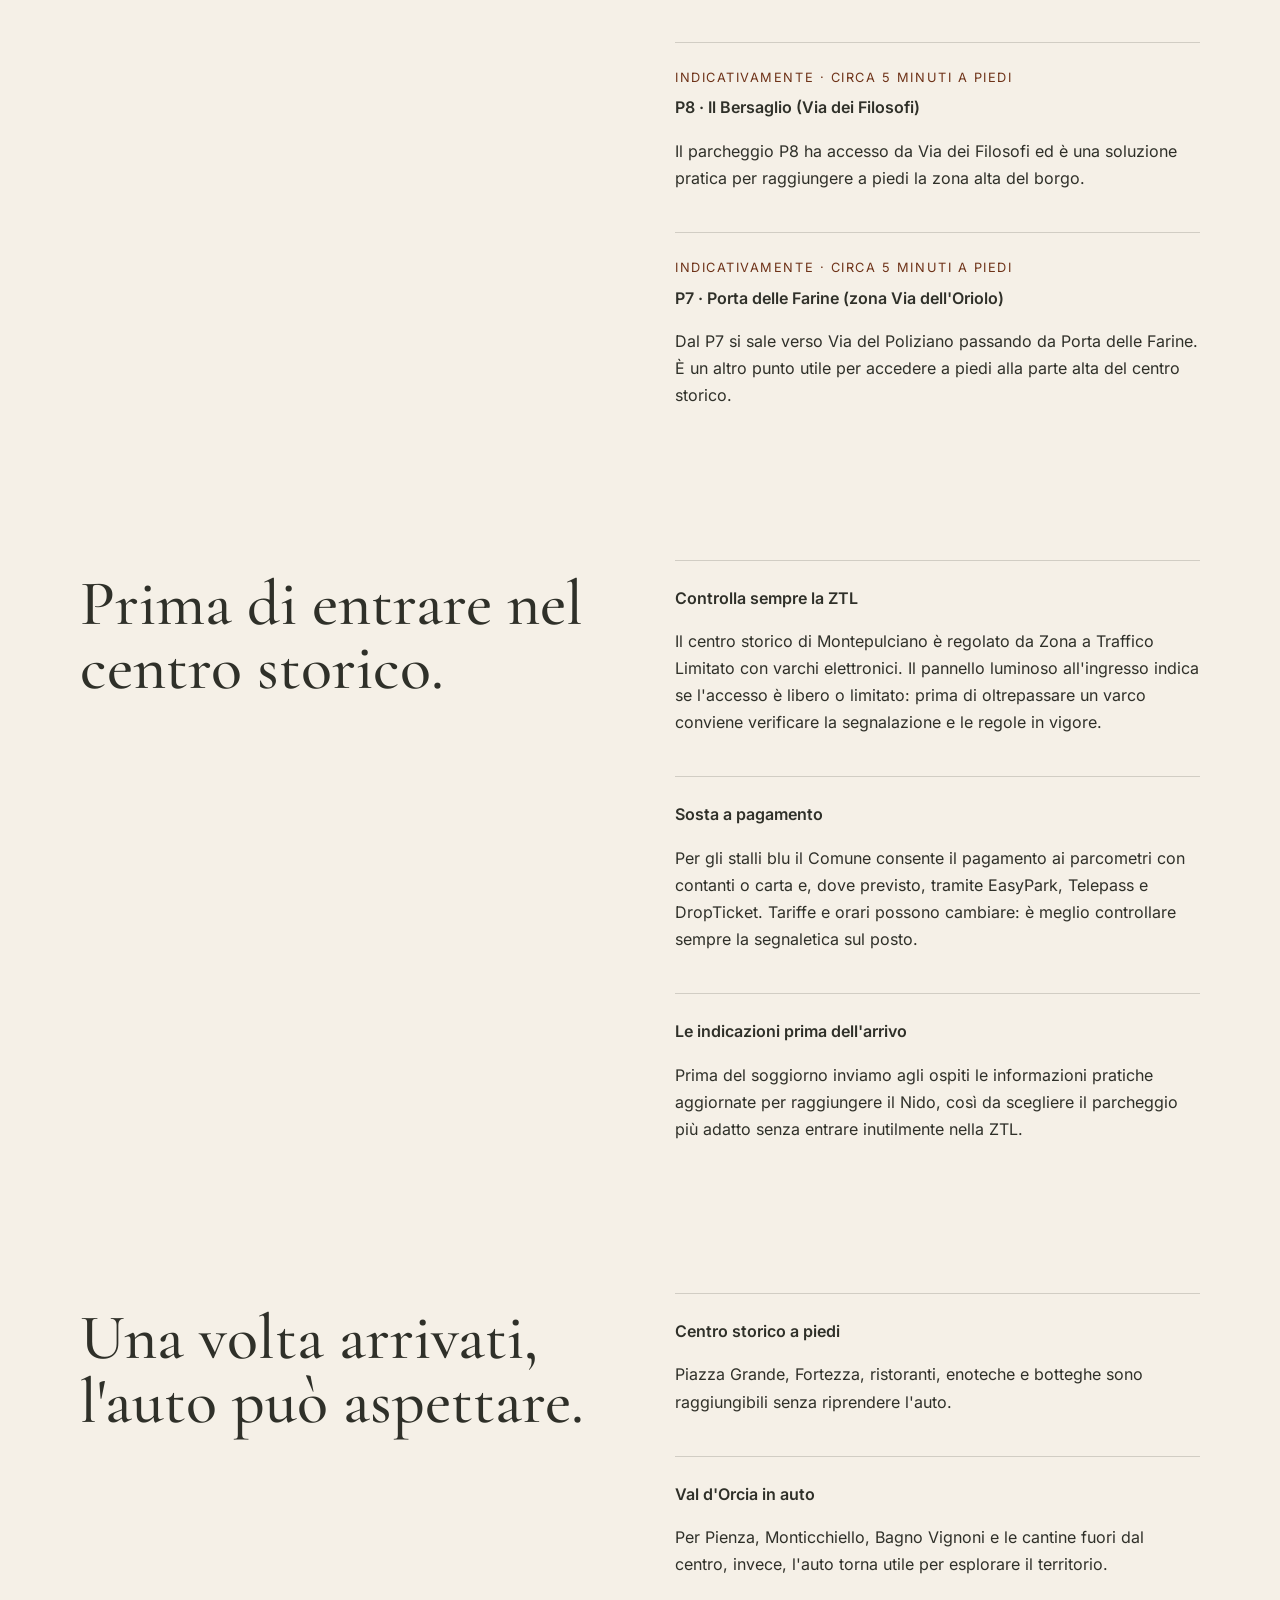
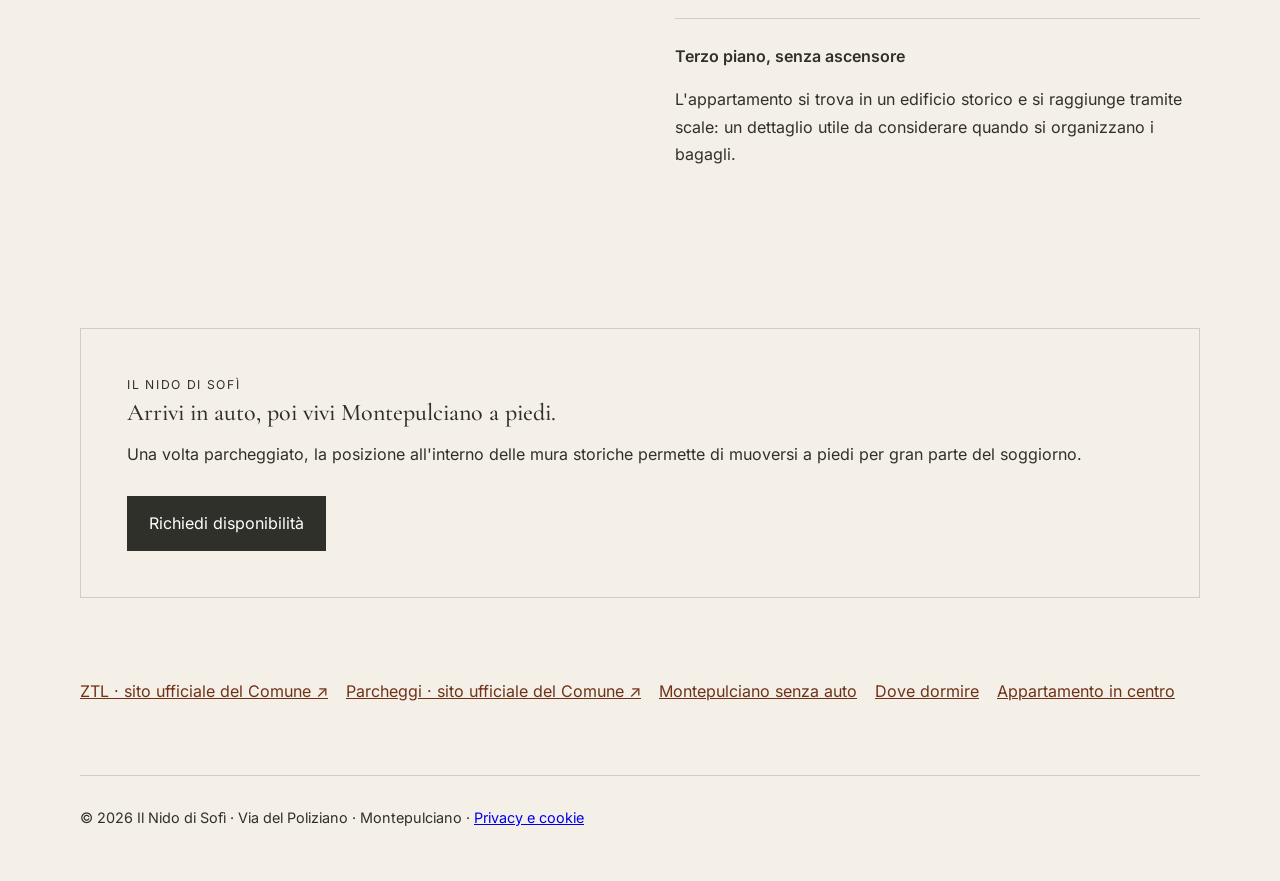
<file: parcheggi-montepulciano/index.html>
<!doctype html>
<html lang="it">
<head><meta charset="utf-8"><meta name="viewport" content="width=device-width, initial-scale=1">
  <link rel="icon" href="/favicon.png?v=2" type="image/png" sizes="512x512">
  <link rel="shortcut icon" href="/favicon.png?v=2" type="image/png">
  <link rel="apple-touch-icon" href="/favicon.png?v=2">
<title>Parcheggi a Montepulciano centro storico | Il Nido di Sofì</title><meta name="description" content="Dove parcheggiare a Montepulciano se soggiorni nel centro storico: Fortezza (Campino), P8 Il Bersaglio e P7 Porta delle Farine, con indicazioni sulla ZTL."><meta name="robots" content="index,follow,max-image-preview:large"><link rel="canonical" href="https://ilnidodisofi.it/parcheggi-montepulciano/"><meta property="og:type" content="article"><meta property="og:title" content="Parcheggi a Montepulciano centro storico"><meta property="og:description" content="Le opzioni di parcheggio più pratiche per raggiungere Il Nido di Sofì e cosa sapere sulla ZTL del centro storico."><meta property="og:url" content="https://ilnidodisofi.it/parcheggi-montepulciano/"><meta property="og:image" content="https://ilnidodisofi.it/assets/photos/entrance-door.jpg"><style>:root{--cream:#f5f0e7;--ink:#2f3029;--brand:#6e3218;--line:rgba(47,48,41,.18)}*{box-sizing:border-box}body{margin:0;background:var(--cream);color:var(--ink);font-family:Inter,sans-serif;line-height:1.7}.wrap{width:min(1120px,88vw);margin:auto}.top{display:flex;justify-content:space-between;align-items:center;padding:24px 0;border-bottom:1px solid var(--line)}.brand{display:flex;align-items:center;gap:12px;color:inherit;text-decoration:none}.brand img{width:38px}.top nav a,.links a{color:inherit}.top nav a{margin-left:20px;text-decoration:none}.hero{padding:90px 0 45px}.eyebrow{letter-spacing:.14em;font-size:.76rem;text-transform:uppercase}.hero h1,h2{font-family:"Cormorant Garamond",serif;font-weight:500;line-height:1;margin:.2em 0}.hero h1{font-size:clamp(3rem,7vw,6.5rem);max-width:950px}.lead{font-size:1.2rem;max-width:790px}.grid{display:grid;grid-template-columns:1fr 1fr;gap:70px;padding:40px 0 70px}.grid h2{font-size:clamp(2.2rem,5vw,4.3rem)}.card{border-top:1px solid var(--line);padding:24px 0}.distance{display:block;font-size:.8rem;letter-spacing:.12em;text-transform:uppercase;color:var(--brand);margin-bottom:6px}.cta{margin:50px 0 80px;padding:46px;border:1px solid var(--line)}.button{display:inline-block;background:var(--ink);color:#fff;text-decoration:none;padding:14px 22px;margin-top:12px}.links{display:flex;gap:18px;flex-wrap:wrap;padding:0 0 70px}.links a{color:var(--brand)}footer{border-top:1px solid var(--line);padding:30px 0 50px;font-size:.9rem}@media(max-width:760px){.top nav{display:none}.grid{grid-template-columns:1fr;gap:16px}.hero{padding-top:55px}.cta{padding:28px}}</style><script type="application/ld+json">{"@context":"https://schema.org","@graph":[{"@type":"Article","headline":"Parcheggi a Montepulciano centro storico","mainEntityOfPage":"https://ilnidodisofi.it/parcheggi-montepulciano/","author":{"@type":"Organization","name":"Il Nido di Sofì"},"about":{"@type":"Place","name":"Montepulciano"}},{"@type":"BreadcrumbList","itemListElement":[{"@type":"ListItem","position":1,"name":"Il Nido di Sofì","item":"https://ilnidodisofi.it/"},{"@type":"ListItem","position":2,"name":"Parcheggi a Montepulciano","item":"https://ilnidodisofi.it/parcheggi-montepulciano/"}]}]}</script><link rel="stylesheet" href="/assets/fonts/site.css?v=2">
</head><body><div class="wrap"><header class="top"><a class="brand" href="../"><img src="/assets/optimized/logo-mark.webp" alt="" width="448" height="667"><strong>Il Nido di Sofì</strong></a><nav><a href="../#casa">La casa</a><a href="../#prenota">Prenota</a></nav></header><main><section class="hero"><div class="eyebrow">MONTEPULCIANO · ARRIVARE IN AUTO</div><h1>Dove parcheggiare a Montepulciano per raggiungere il centro storico.</h1><p class="lead">Il Nido di Sofì si trova in Via del Poliziano, nella parte alta del centro. Per chi arriva in auto, alcune aree di sosta consentono di proseguire a piedi verso l'appartamento e Piazza Grande.</p></section><section class="grid"><div><h2>Le opzioni più vicine al Nido.</h2></div><div><div class="card"><span class="distance">indicativamente · circa 2 minuti a piedi</span><strong>Fortezza · Campino</strong><p>È tra le aree di sosta più vicine alla parte alta del centro storico e a Via del Poliziano. Il Comune la indica tra i parcheggi a pagamento del capoluogo.</p></div><div class="card"><span class="distance">indicativamente · circa 5 minuti a piedi</span><strong>P8 · Il Bersaglio (Via dei Filosofi)</strong><p>Il parcheggio P8 ha accesso da Via dei Filosofi ed è una soluzione pratica per raggiungere a piedi la zona alta del borgo.</p></div><div class="card"><span class="distance">indicativamente · circa 5 minuti a piedi</span><strong>P7 · Porta delle Farine (zona Via dell'Oriolo)</strong><p>Dal P7 si sale verso Via del Poliziano passando da Porta delle Farine. È un altro punto utile per accedere a piedi alla parte alta del centro storico.</p></div></div></section><section class="grid"><div><h2>Prima di entrare nel centro storico.</h2></div><div><div class="card"><strong>Controlla sempre la ZTL</strong><p>Il centro storico di Montepulciano è regolato da Zona a Traffico Limitato con varchi elettronici. Il pannello luminoso all'ingresso indica se l'accesso è libero o limitato: prima di oltrepassare un varco conviene verificare la segnalazione e le regole in vigore.</p></div><div class="card"><strong>Sosta a pagamento</strong><p>Per gli stalli blu il Comune consente il pagamento ai parcometri con contanti o carta e, dove previsto, tramite EasyPark, Telepass e DropTicket. Tariffe e orari possono cambiare: è meglio controllare sempre la segnaletica sul posto.</p></div><div class="card"><strong>Le indicazioni prima dell'arrivo</strong><p>Prima del soggiorno inviamo agli ospiti le informazioni pratiche aggiornate per raggiungere il Nido, così da scegliere il parcheggio più adatto senza entrare inutilmente nella ZTL.</p></div></div></section><section class="grid"><div><h2>Una volta arrivati, l'auto può aspettare.</h2></div><div><div class="card"><strong>Centro storico a piedi</strong><p>Piazza Grande, Fortezza, ristoranti, enoteche e botteghe sono raggiungibili senza riprendere l'auto.</p></div><div class="card"><strong>Val d'Orcia in auto</strong><p>Per Pienza, Monticchiello, Bagno Vignoni e le cantine fuori dal centro, invece, l'auto torna utile per esplorare il territorio.</p></div><div class="card"><strong>Terzo piano, senza ascensore</strong><p>L'appartamento si trova in un edificio storico e si raggiunge tramite scale: un dettaglio utile da considerare quando si organizzano i bagagli.</p></div></div></section><section class="cta"><div class="eyebrow">IL NIDO DI SOFÌ</div><h2>Arrivi in auto, poi vivi Montepulciano a piedi.</h2><p>Una volta parcheggiato, la posizione all'interno delle mura storiche permette di muoversi a piedi per gran parte del soggiorno.</p><a class="button" href="../#prenota">Richiedi disponibilità</a></section><div class="links"><a href="https://www.comune.montepulciano.si.it/istruzioni-ztl/" target="_blank" rel="noopener">ZTL · sito ufficiale del Comune ↗</a><a href="https://www.comune.montepulciano.si.it/argomento/parcheggi/" target="_blank" rel="noopener">Parcheggi · sito ufficiale del Comune ↗</a><a href="../montepulciano-senza-auto/">Montepulciano senza auto</a><a href="../dove-dormire-montepulciano/">Dove dormire</a><a href="../montepulciano/">Appartamento in centro</a></div></main><footer>© 2026 Il Nido di Sofì · Via del Poliziano · Montepulciano · <a href="/privacy-cookie/">Privacy e cookie</a></footer></div></body></html>
</file>
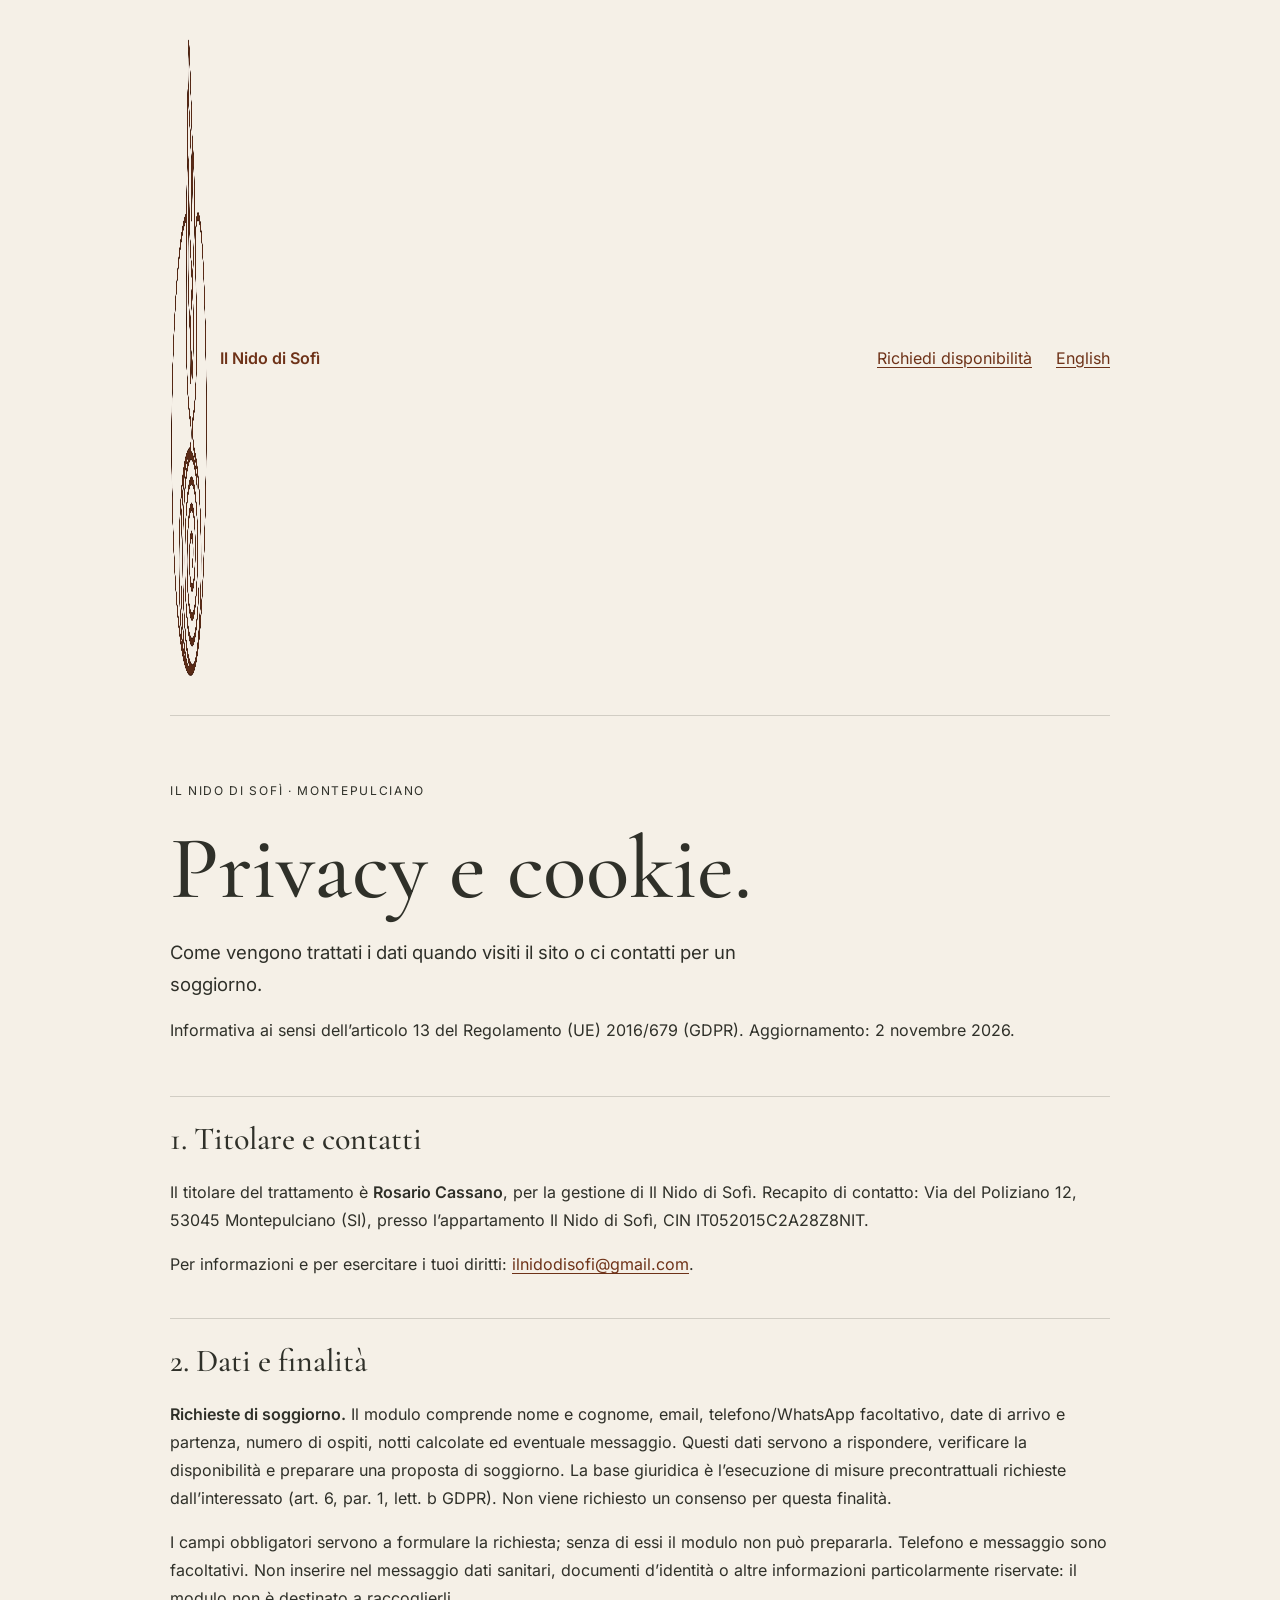
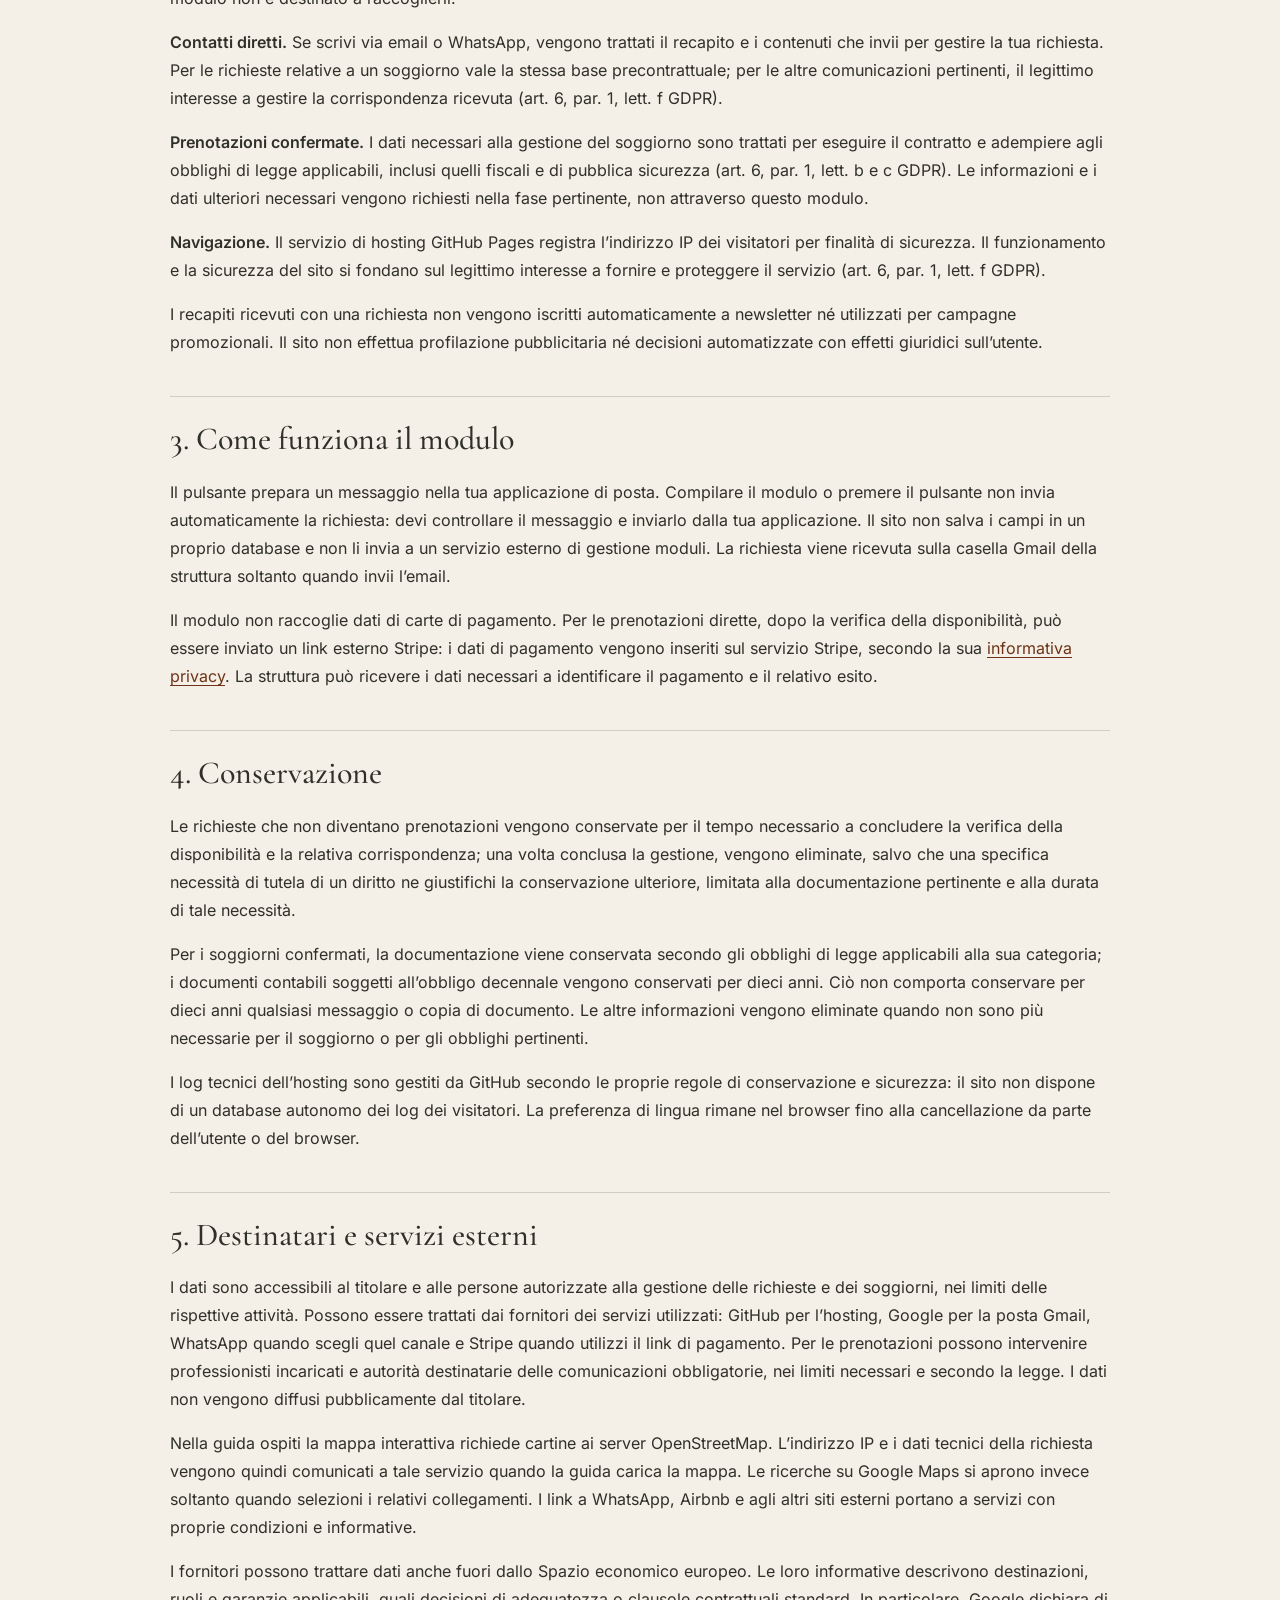
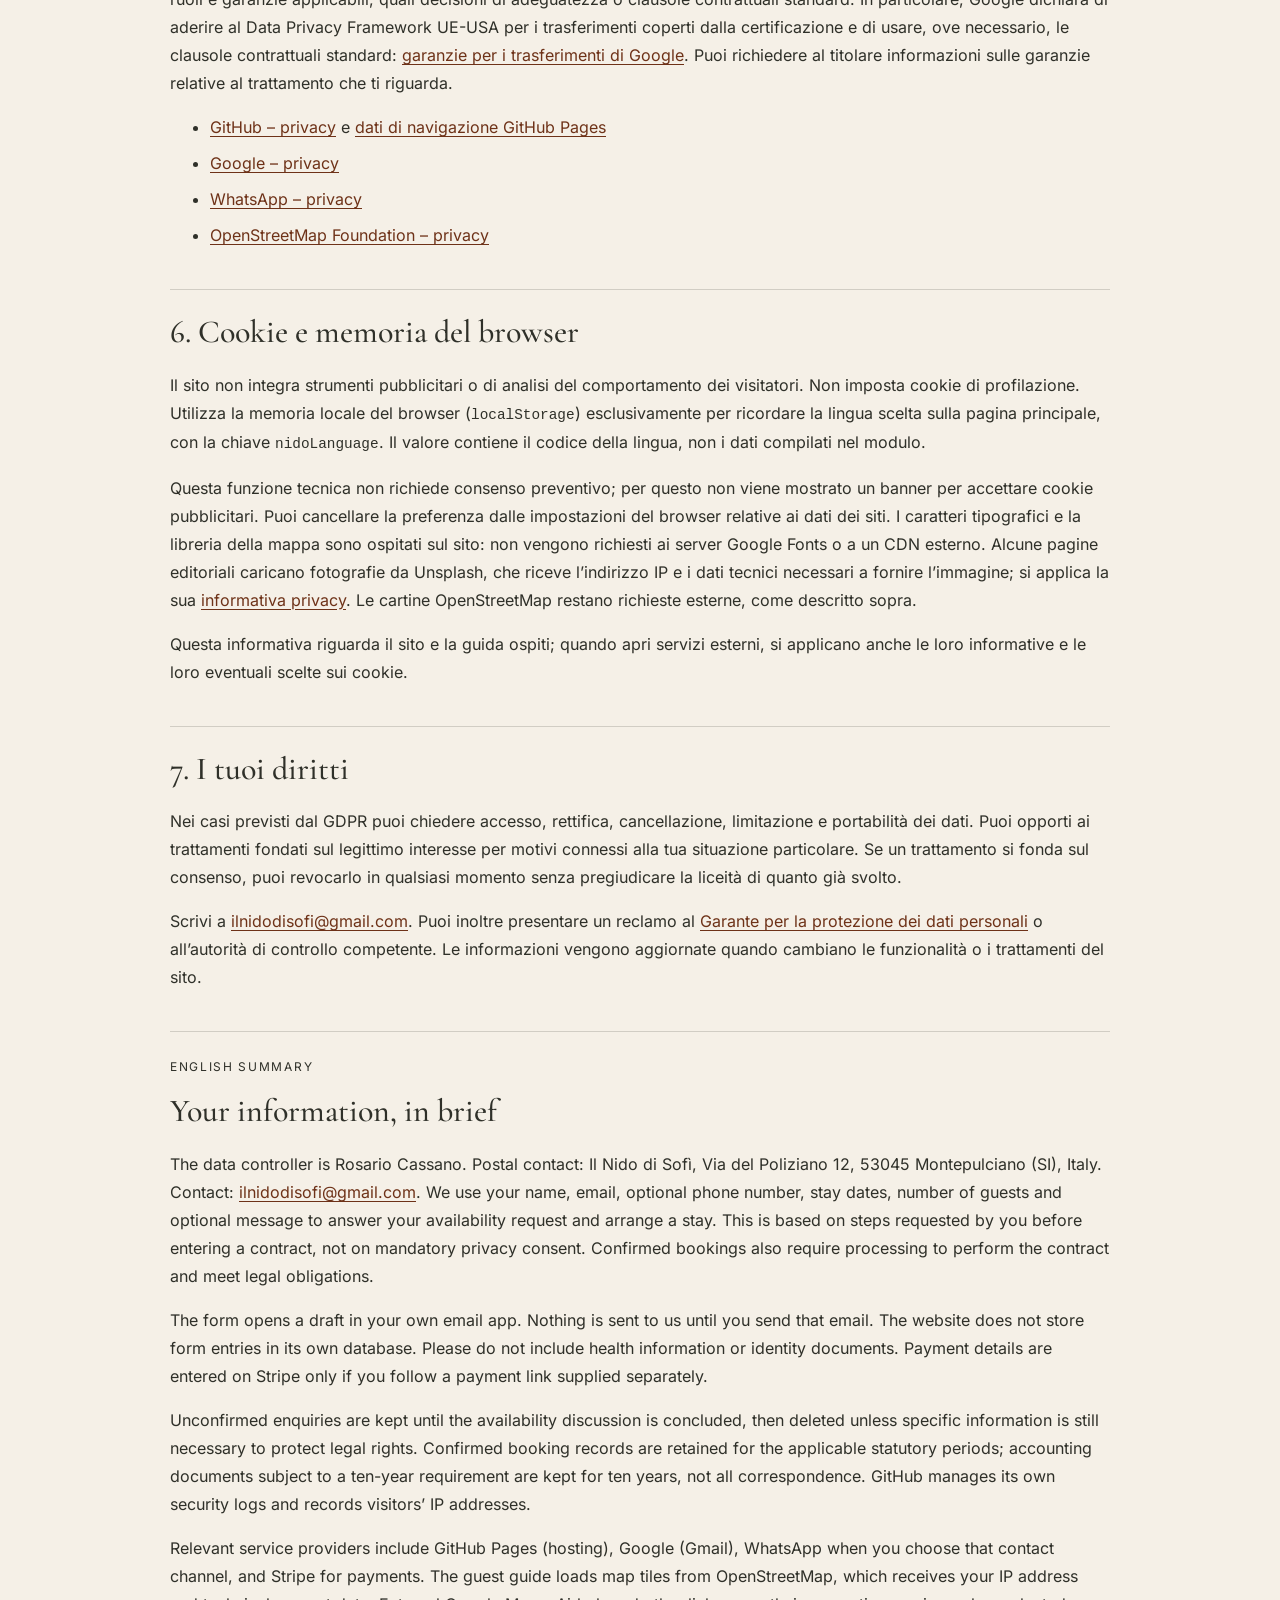
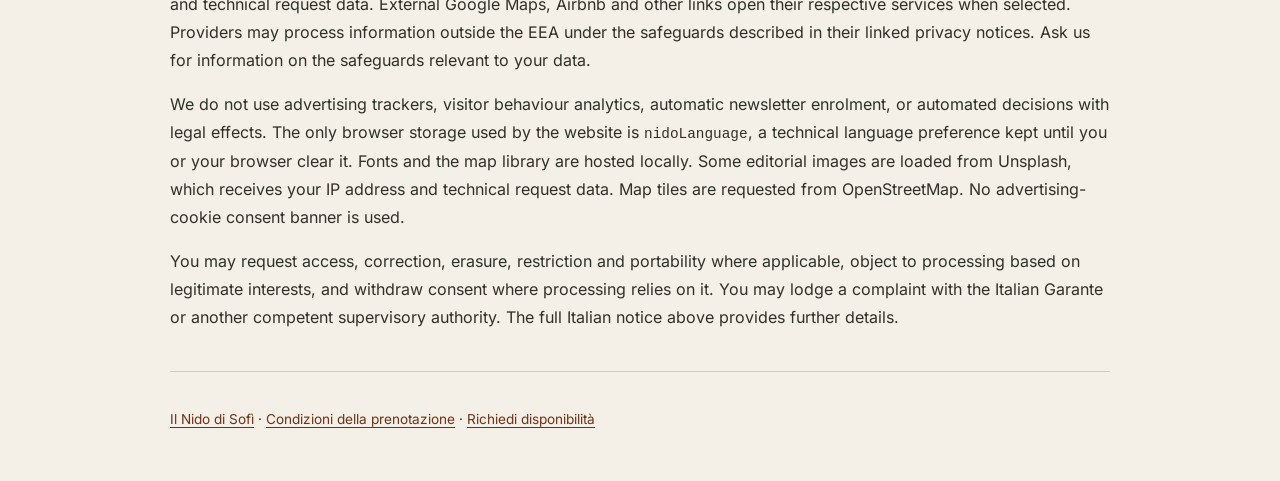
<file: privacy-cookie/index.html>
<!doctype html>
<html lang="it">
<head>
  <meta charset="utf-8">
  <meta name="viewport" content="width=device-width, initial-scale=1">
  <meta name="robots" content="noindex,follow">
  <title>Privacy e cookie | Il Nido di Sofì</title>
  <meta name="description" content="Informativa sul trattamento dei dati personali, sulle richieste di soggiorno e sugli strumenti tecnici del sito Il Nido di Sofì.">
  <link rel="canonical" href="https://ilnidodisofi.it/privacy-cookie/">
  <link rel="icon" href="/favicon.png" type="image/png">
  <link rel="stylesheet" href="/assets/fonts/site.css?v=2">
  <link rel="stylesheet" href="/privacy-cookie/privacy.css">
</head>
<body>
<header class="wrap top"><a class="brand" href="/"><img src="/assets/optimized/logo-mark.webp" alt="" width="448" height="667"><span>Il Nido di Sofì</span></a><nav aria-label="Navigazione"><a href="/#prenota">Richiedi disponibilità</a><a href="#english" lang="en">English</a></nav></header>
<main class="wrap">
  <section class="hero"><p class="eyebrow">IL NIDO DI SOFÌ · MONTEPULCIANO</p><h1>Privacy e cookie.</h1><p class="lead">Come vengono trattati i dati quando visiti il sito o ci contatti per un soggiorno.</p><p>Informativa ai sensi dell’articolo 13 del Regolamento (UE) 2016/679 (GDPR). Aggiornamento: 2 novembre 2026.</p></section>
  <section aria-labelledby="titolare"><h2 id="titolare">1. Titolare e contatti</h2><p>Il titolare del trattamento è <strong>Rosario Cassano</strong>, per la gestione di Il Nido di Sofì. Recapito di contatto: Via del Poliziano 12, 53045 Montepulciano (SI), presso l’appartamento Il Nido di Sofì, CIN IT052015C2A28Z8NIT.</p><p>Per informazioni e per esercitare i tuoi diritti: <a href="mailto:ilnidodisofi@gmail.com">ilnidodisofi@gmail.com</a>.</p></section>
  <section><h2>2. Dati e finalità</h2><p><strong>Richieste di soggiorno.</strong> Il modulo comprende nome e cognome, email, telefono/WhatsApp facoltativo, date di arrivo e partenza, numero di ospiti, notti calcolate ed eventuale messaggio. Questi dati servono a rispondere, verificare la disponibilità e preparare una proposta di soggiorno. La base giuridica è l’esecuzione di misure precontrattuali richieste dall’interessato (art. 6, par. 1, lett. b GDPR). Non viene richiesto un consenso per questa finalità.</p><p>I campi obbligatori servono a formulare la richiesta; senza di essi il modulo non può prepararla. Telefono e messaggio sono facoltativi. Non inserire nel messaggio dati sanitari, documenti d’identità o altre informazioni particolarmente riservate: il modulo non è destinato a raccoglierli.</p><p><strong>Contatti diretti.</strong> Se scrivi via email o WhatsApp, vengono trattati il recapito e i contenuti che invii per gestire la tua richiesta. Per le richieste relative a un soggiorno vale la stessa base precontrattuale; per le altre comunicazioni pertinenti, il legittimo interesse a gestire la corrispondenza ricevuta (art. 6, par. 1, lett. f GDPR).</p><p><strong>Prenotazioni confermate.</strong> I dati necessari alla gestione del soggiorno sono trattati per eseguire il contratto e adempiere agli obblighi di legge applicabili, inclusi quelli fiscali e di pubblica sicurezza (art. 6, par. 1, lett. b e c GDPR). Le informazioni e i dati ulteriori necessari vengono richiesti nella fase pertinente, non attraverso questo modulo.</p><p><strong>Navigazione.</strong> Il servizio di hosting GitHub Pages registra l’indirizzo IP dei visitatori per finalità di sicurezza. Il funzionamento e la sicurezza del sito si fondano sul legittimo interesse a fornire e proteggere il servizio (art. 6, par. 1, lett. f GDPR).</p><p>I recapiti ricevuti con una richiesta non vengono iscritti automaticamente a newsletter né utilizzati per campagne promozionali. Il sito non effettua profilazione pubblicitaria né decisioni automatizzate con effetti giuridici sull’utente.</p></section>
  <section><h2>3. Come funziona il modulo</h2><p>Il pulsante prepara un messaggio nella tua applicazione di posta. Compilare il modulo o premere il pulsante non invia automaticamente la richiesta: devi controllare il messaggio e inviarlo dalla tua applicazione. Il sito non salva i campi in un proprio database e non li invia a un servizio esterno di gestione moduli. La richiesta viene ricevuta sulla casella Gmail della struttura soltanto quando invii l’email.</p><p>Il modulo non raccoglie dati di carte di pagamento. Per le prenotazioni dirette, dopo la verifica della disponibilità, può essere inviato un link esterno Stripe: i dati di pagamento vengono inseriti sul servizio Stripe, secondo la sua <a href="https://stripe.com/it/privacy" rel="noreferrer">informativa privacy</a>. La struttura può ricevere i dati necessari a identificare il pagamento e il relativo esito.</p></section>
  <section><h2>4. Conservazione</h2><p>Le richieste che non diventano prenotazioni vengono conservate per il tempo necessario a concludere la verifica della disponibilità e la relativa corrispondenza; una volta conclusa la gestione, vengono eliminate, salvo che una specifica necessità di tutela di un diritto ne giustifichi la conservazione ulteriore, limitata alla documentazione pertinente e alla durata di tale necessità.</p><p>Per i soggiorni confermati, la documentazione viene conservata secondo gli obblighi di legge applicabili alla sua categoria; i documenti contabili soggetti all’obbligo decennale vengono conservati per dieci anni. Ciò non comporta conservare per dieci anni qualsiasi messaggio o copia di documento. Le altre informazioni vengono eliminate quando non sono più necessarie per il soggiorno o per gli obblighi pertinenti.</p><p>I log tecnici dell’hosting sono gestiti da GitHub secondo le proprie regole di conservazione e sicurezza: il sito non dispone di un database autonomo dei log dei visitatori. La preferenza di lingua rimane nel browser fino alla cancellazione da parte dell’utente o del browser.</p></section>
  <section><h2>5. Destinatari e servizi esterni</h2><p>I dati sono accessibili al titolare e alle persone autorizzate alla gestione delle richieste e dei soggiorni, nei limiti delle rispettive attività. Possono essere trattati dai fornitori dei servizi utilizzati: GitHub per l’hosting, Google per la posta Gmail, WhatsApp quando scegli quel canale e Stripe quando utilizzi il link di pagamento. Per le prenotazioni possono intervenire professionisti incaricati e autorità destinatarie delle comunicazioni obbligatorie, nei limiti necessari e secondo la legge. I dati non vengono diffusi pubblicamente dal titolare.</p><p>Nella guida ospiti la mappa interattiva richiede cartine ai server OpenStreetMap. L’indirizzo IP e i dati tecnici della richiesta vengono quindi comunicati a tale servizio quando la guida carica la mappa. Le ricerche su Google Maps si aprono invece soltanto quando selezioni i relativi collegamenti. I link a WhatsApp, Airbnb e agli altri siti esterni portano a servizi con proprie condizioni e informative.</p><p>I fornitori possono trattare dati anche fuori dallo Spazio economico europeo. Le loro informative descrivono destinazioni, ruoli e garanzie applicabili, quali decisioni di adeguatezza o clausole contrattuali standard. In particolare, Google dichiara di aderire al Data Privacy Framework UE-USA per i trasferimenti coperti dalla certificazione e di usare, ove necessario, le clausole contrattuali standard: <a href="https://policies.google.com/privacy/frameworks?hl=it" rel="noreferrer">garanzie per i trasferimenti di Google</a>. Puoi richiedere al titolare informazioni sulle garanzie relative al trattamento che ti riguarda.</p><ul><li><a href="https://docs.github.com/en/site-policy/privacy-policies/github-general-privacy-statement" rel="noreferrer">GitHub – privacy</a> e <a href="https://docs.github.com/en/pages/getting-started-with-github-pages/what-is-github-pages#data-collection" rel="noreferrer">dati di navigazione GitHub Pages</a></li><li><a href="https://policies.google.com/privacy?hl=it" rel="noreferrer">Google – privacy</a></li><li><a href="https://www.whatsapp.com/legal/privacy-policy-eea" rel="noreferrer">WhatsApp – privacy</a></li><li><a href="https://osmfoundation.org/wiki/Privacy_Policy" rel="noreferrer">OpenStreetMap Foundation – privacy</a></li></ul></section>
  <section><h2>6. Cookie e memoria del browser</h2><p>Il sito non integra strumenti pubblicitari o di analisi del comportamento dei visitatori. Non imposta cookie di profilazione. Utilizza la memoria locale del browser (<code>localStorage</code>) esclusivamente per ricordare la lingua scelta sulla pagina principale, con la chiave <code>nidoLanguage</code>. Il valore contiene il codice della lingua, non i dati compilati nel modulo.</p><p>Questa funzione tecnica non richiede consenso preventivo; per questo non viene mostrato un banner per accettare cookie pubblicitari. Puoi cancellare la preferenza dalle impostazioni del browser relative ai dati dei siti. I caratteri tipografici e la libreria della mappa sono ospitati sul sito: non vengono richiesti ai server Google Fonts o a un CDN esterno. Alcune pagine editoriali caricano fotografie da Unsplash, che riceve l’indirizzo IP e i dati tecnici necessari a fornire l’immagine; si applica la sua <a href="https://unsplash.com/privacy" rel="noreferrer">informativa privacy</a>. Le cartine OpenStreetMap restano richieste esterne, come descritto sopra.</p><p>Questa informativa riguarda il sito e la guida ospiti; quando apri servizi esterni, si applicano anche le loro informative e le loro eventuali scelte sui cookie.</p></section>
  <section><h2>7. I tuoi diritti</h2><p>Nei casi previsti dal GDPR puoi chiedere accesso, rettifica, cancellazione, limitazione e portabilità dei dati. Puoi opporti ai trattamenti fondati sul legittimo interesse per motivi connessi alla tua situazione particolare. Se un trattamento si fonda sul consenso, puoi revocarlo in qualsiasi momento senza pregiudicare la liceità di quanto già svolto.</p><p>Scrivi a <a href="mailto:ilnidodisofi@gmail.com">ilnidodisofi@gmail.com</a>. Puoi inoltre presentare un reclamo al <a href="https://www.garanteprivacy.it/" rel="noreferrer">Garante per la protezione dei dati personali</a> o all’autorità di controllo competente. Le informazioni vengono aggiornate quando cambiano le funzionalità o i trattamenti del sito.</p></section>
  <section id="english" lang="en"><p class="eyebrow">ENGLISH SUMMARY</p><h2>Your information, in brief</h2><p>The data controller is Rosario Cassano. Postal contact: Il Nido di Sofì, Via del Poliziano 12, 53045 Montepulciano (SI), Italy. Contact: <a href="mailto:ilnidodisofi@gmail.com">ilnidodisofi@gmail.com</a>. We use your name, email, optional phone number, stay dates, number of guests and optional message to answer your availability request and arrange a stay. This is based on steps requested by you before entering a contract, not on mandatory privacy consent. Confirmed bookings also require processing to perform the contract and meet legal obligations.</p><p>The form opens a draft in your own email app. Nothing is sent to us until you send that email. The website does not store form entries in its own database. Please do not include health information or identity documents. Payment details are entered on Stripe only if you follow a payment link supplied separately.</p><p>Unconfirmed enquiries are kept until the availability discussion is concluded, then deleted unless specific information is still necessary to protect legal rights. Confirmed booking records are retained for the applicable statutory periods; accounting documents subject to a ten-year requirement are kept for ten years, not all correspondence. GitHub manages its own security logs and records visitors’ IP addresses.</p><p>Relevant service providers include GitHub Pages (hosting), Google (Gmail), WhatsApp when you choose that contact channel, and Stripe for payments. The guest guide loads map tiles from OpenStreetMap, which receives your IP address and technical request data. External Google Maps, Airbnb and other links open their respective services when selected. Providers may process information outside the EEA under the safeguards described in their linked privacy notices. Ask us for information on the safeguards relevant to your data.</p><p>We do not use advertising trackers, visitor behaviour analytics, automatic newsletter enrolment, or automated decisions with legal effects. The only browser storage used by the website is <code>nidoLanguage</code>, a technical language preference kept until you or your browser clear it. Fonts and the map library are hosted locally. Some editorial images are loaded from Unsplash, which receives your IP address and technical request data. Map tiles are requested from OpenStreetMap. No advertising-cookie consent banner is used.</p><p>You may request access, correction, erasure, restriction and portability where applicable, object to processing based on legitimate interests, and withdraw consent where processing relies on it. You may lodge a complaint with the Italian Garante or another competent supervisory authority. The full Italian notice above provides further details.</p></section>
</main>
<footer class="wrap"><a href="/">Il Nido di Sofì</a> · <a href="/condizioni-prenotazione/">Condizioni della prenotazione</a> · <a href="/#prenota">Richiedi disponibilità</a></footer>
</body></html>
</file>
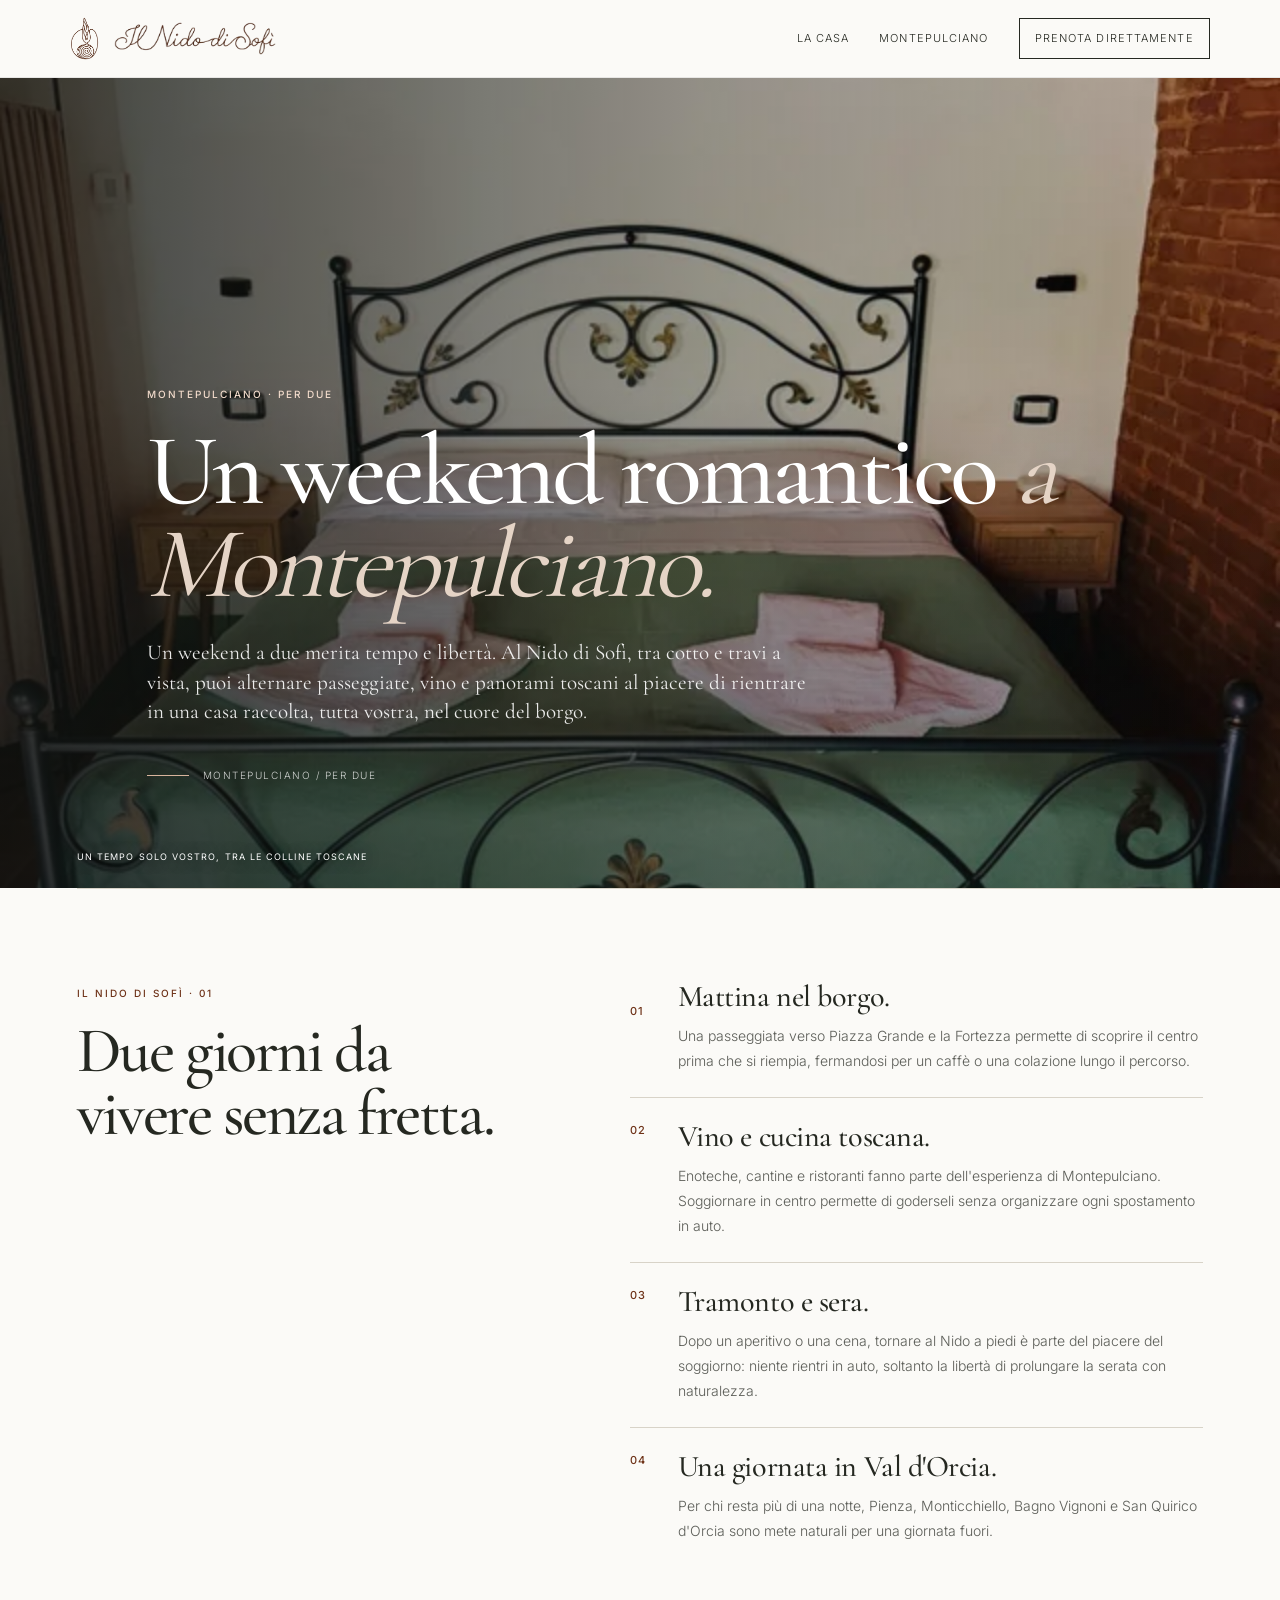
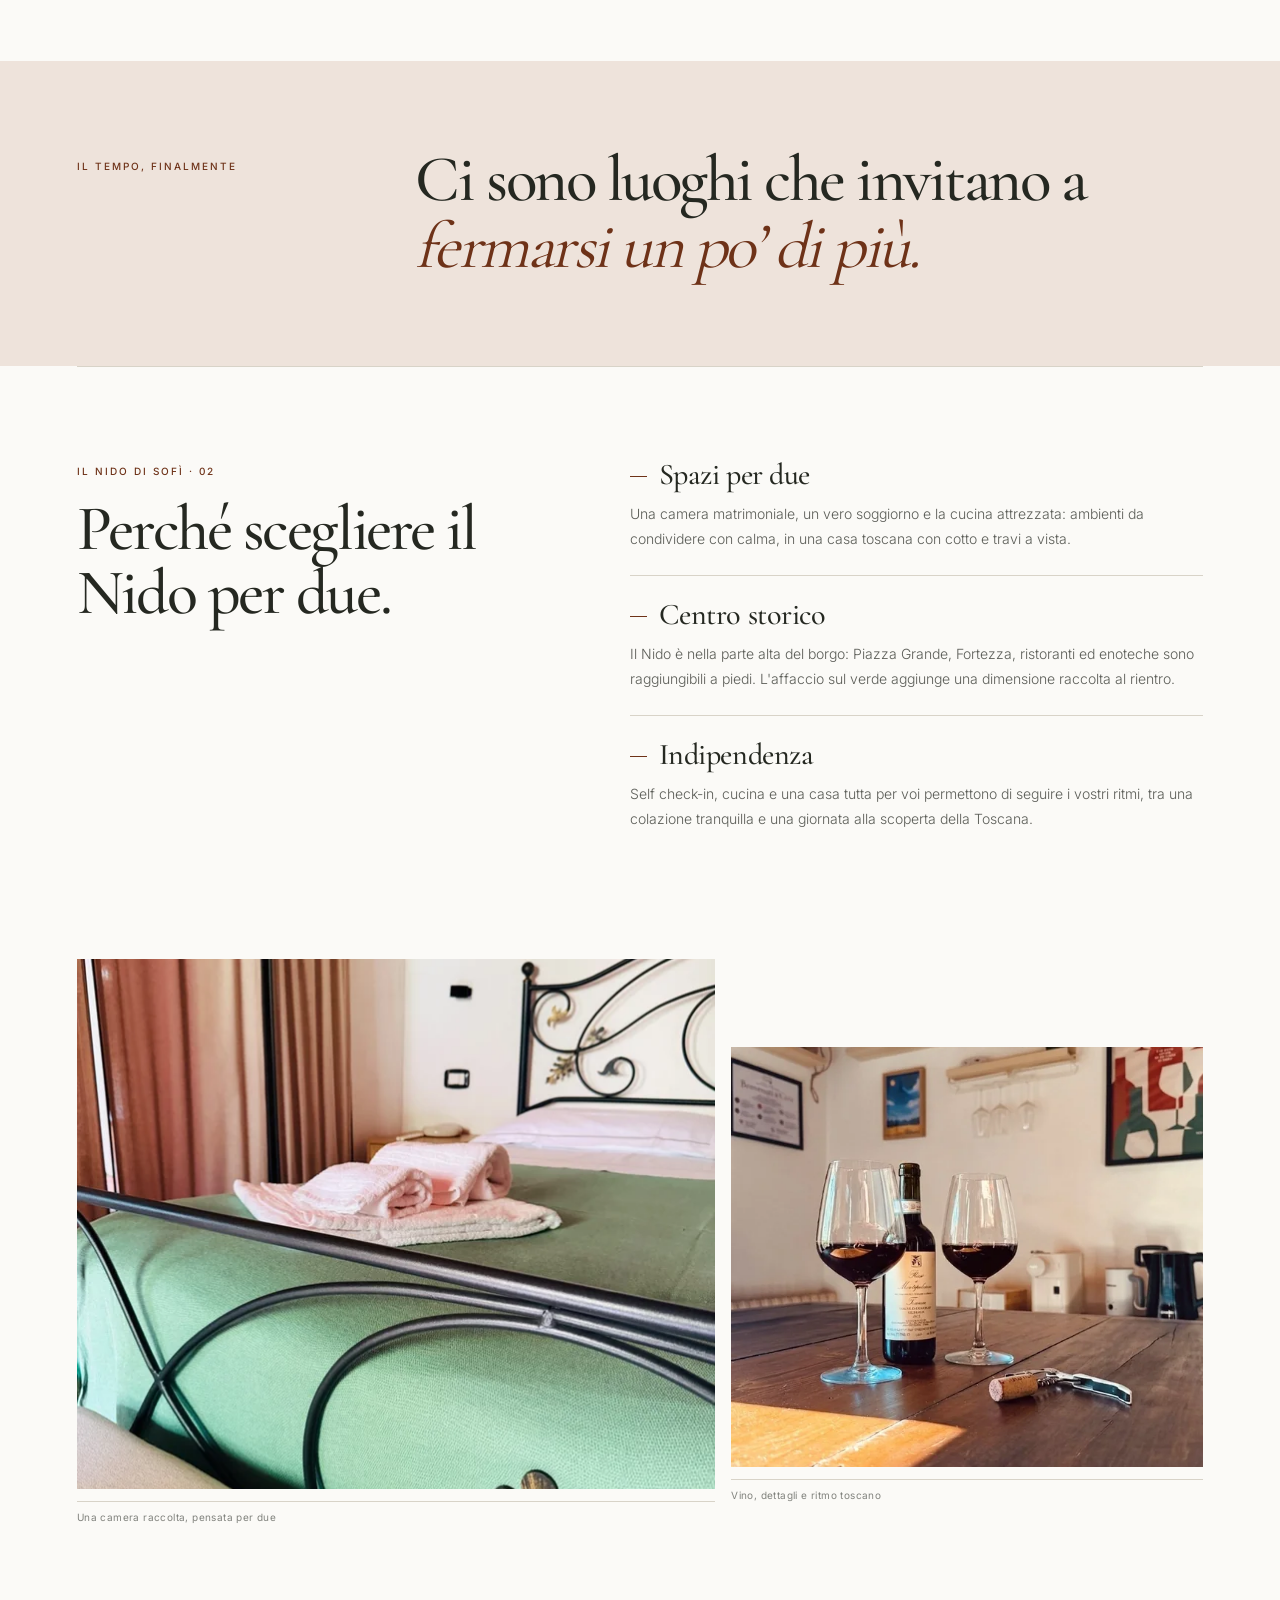
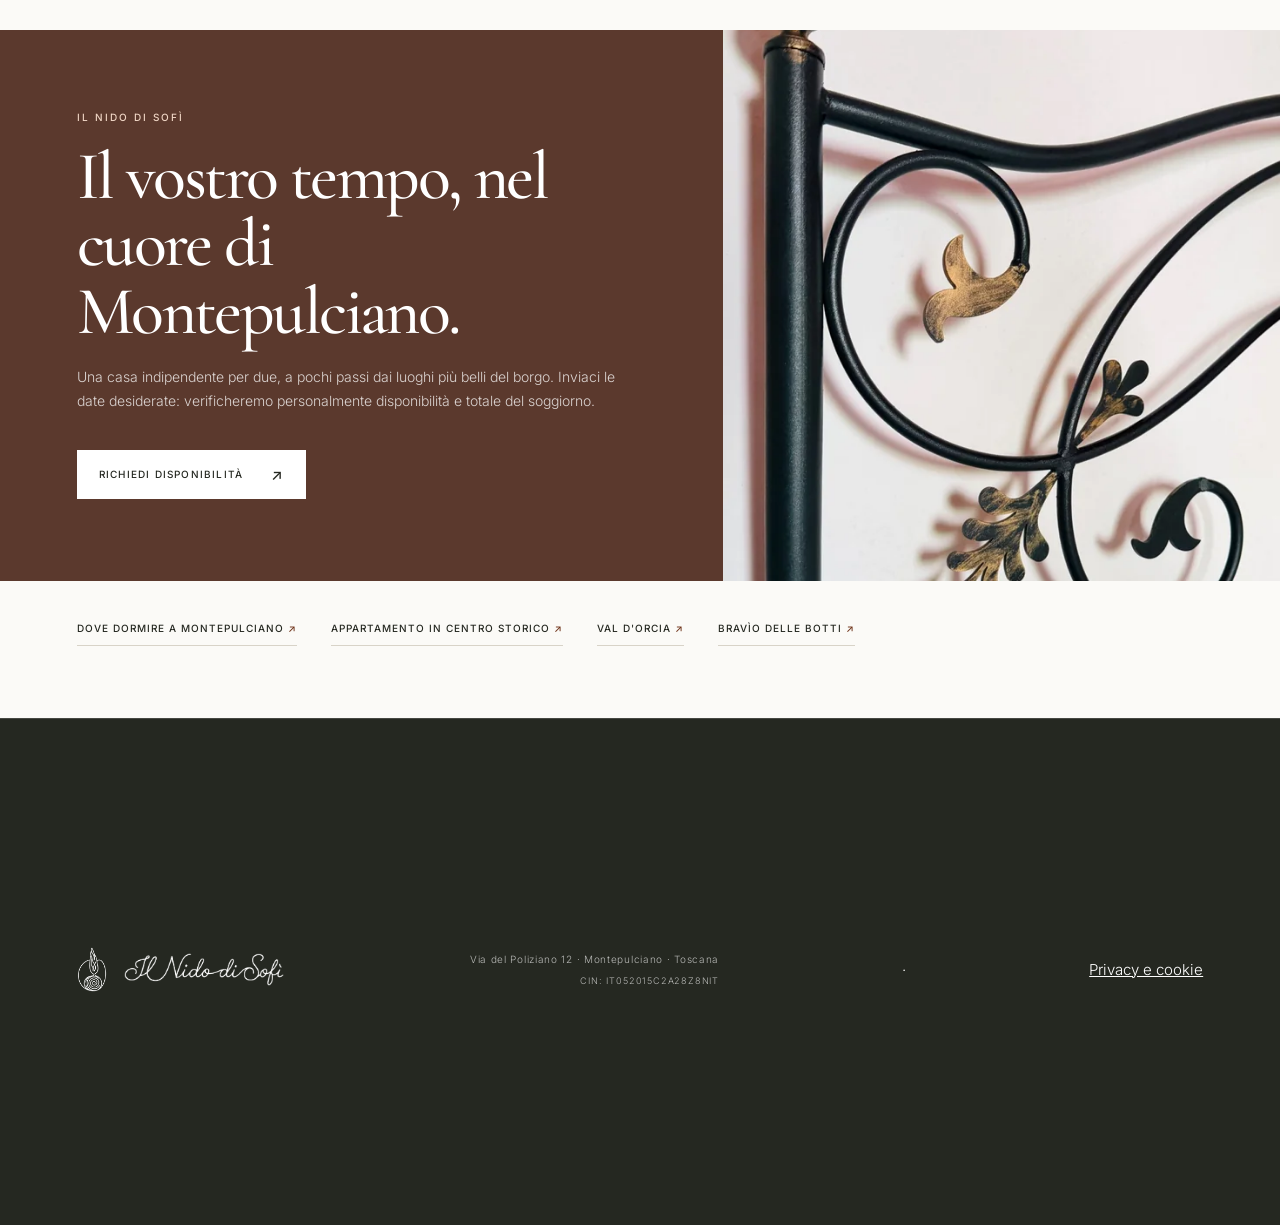
<file: weekend-romantico-montepulciano/index.html>
<!doctype html>
<html lang="it">
<head><meta charset="utf-8"><meta name="viewport" content="width=device-width, initial-scale=1">
  <link rel="icon" href="/favicon.ico" sizes="any">
  <link rel="icon" href="/favicon.png" type="image/png" sizes="512x512">
  <link rel="shortcut icon" href="/favicon.ico">
  <link rel="apple-touch-icon" href="/favicon.png">
<title>Weekend romantico a Montepulciano | Il Nido di Sofì</title><meta name="description" content="Idee per un weekend romantico a Montepulciano: appartamento per 2 nel centro storico, passeggiate, vino, Piazza Grande e Val d'Orcia."><meta name="robots" content="index,follow,max-image-preview:large"><link rel="canonical" href="https://ilnidodisofi.it/weekend-romantico-montepulciano/"><meta property="og:type" content="article"><meta property="og:title" content="Weekend romantico a Montepulciano | Il Nido di Sofì"><meta property="og:description" content="Un soggiorno per due nel centro storico di Montepulciano."><meta property="og:url" content="https://ilnidodisofi.it/weekend-romantico-montepulciano/"><meta property="og:image" content="https://ilnidodisofi.it/assets/photos/bedroom-01.jpg"><link rel="stylesheet" href="/landing-pages.css?v=2"><script type="application/ld+json">{"@context":"https://schema.org","@graph":[{"@type":"Article","headline":"Weekend romantico a Montepulciano","mainEntityOfPage":"https://ilnidodisofi.it/weekend-romantico-montepulciano/","author":{"@type":"Organization","name":"Il Nido di Sofì"},"about":{"@type":"Place","name":"Montepulciano"}},{"@type":"BreadcrumbList","itemListElement":[{"@type":"ListItem","position":1,"name":"Il Nido di Sofì","item":"https://ilnidodisofi.it/"},{"@type":"ListItem","position":2,"name":"Weekend romantico a Montepulciano","item":"https://ilnidodisofi.it/weekend-romantico-montepulciano/"}]}]}</script><link rel="stylesheet" href="/assets/fonts/site.css?v=2">
</head><body class="page-romance"><div class="wrap"><header class="top"><a class="brand" href="/" aria-label="Il Nido di Sofì — Torna alla home"><img class="brand-mark" src="/assets/optimized/logo-mark.webp" alt="" width="448" height="667"><img class="brand-wordmark" src="/assets/optimized/logo-wordmark.webp" alt="Il Nido di Sofì" width="1815" height="426"></a><nav aria-label="Navigazione"><a href="/#casa">La casa</a><a href="/montepulciano/">Montepulciano</a><a class="nav-cta" href="/#prenota">Prenota direttamente</a></nav></header><main><section class="hero hero-romance"><div class="hero-visual"><img src="/assets/optimized/bedroom-01-1280.webp" alt="Camera matrimoniale del Nido di Sofì a Montepulciano" fetchpriority="high" srcset="/assets/optimized/bedroom-01-640.webp 640w, /assets/optimized/bedroom-01-1280.webp 1280w" sizes="(max-width: 700px) 90vw, 50vw" width="1350" height="1800" decoding="async"><div class="photo-credit">Un tempo solo vostro, tra le colline toscane</div></div><div class="hero-copy"><div class="eyebrow">MONTEPULCIANO · PER DUE</div><h1>Un weekend romantico <em>a Montepulciano.</em></h1><p class="lead">Un weekend a due merita tempo e libertà. Al Nido di Sofì, tra cotto e travi a vista, puoi alternare passeggiate, vino e panorami toscani al piacere di rientrare in una casa raccolta, tutta vostra, nel cuore del borgo.</p><div class="hero-index">MONTEPULCIANO / PER DUE</div></div></section><section class="chapter chapter-first"><div><span class="eyebrow">IL NIDO DI SOFÌ · 01</span><h2>Due giorni da vivere senza fretta.</h2></div><div><div class="card"><strong>Mattina nel borgo.</strong><p>Una passeggiata verso Piazza Grande e la Fortezza permette di scoprire il centro prima che si riempia, fermandosi per un caffè o una colazione lungo il percorso.</p></div><div class="card"><strong>Vino e cucina toscana.</strong><p>Enoteche, cantine e ristoranti fanno parte dell'esperienza di Montepulciano. Soggiornare in centro permette di goderseli senza organizzare ogni spostamento in auto.</p></div><div class="card"><strong>Tramonto e sera.</strong><p>Dopo un aperitivo o una cena, tornare al Nido a piedi è parte del piacere del soggiorno: niente rientri in auto, soltanto la libertà di prolungare la serata con naturalezza.</p></div><div class="card"><strong>Una giornata in Val d'Orcia.</strong><p>Per chi resta più di una notte, Pienza, Monticchiello, Bagno Vignoni e San Quirico d'Orcia sono mete naturali per una giornata fuori.</p></div></div></section><aside class="divider-quote" aria-label="IL TEMPO, FINALMENTE"><span class="eyebrow">IL TEMPO, FINALMENTE</span><p class="display-quote">Ci sono luoghi che invitano a <em>fermarsi un po’ di più.</em></p></aside><section class="chapter"><div><span class="eyebrow">IL NIDO DI SOFÌ · 02</span><h2>Perché scegliere il Nido per due.</h2></div><div><div class="card"><strong>Spazi per due</strong><p>Una camera matrimoniale, un vero soggiorno e la cucina attrezzata: ambienti da condividere con calma, in una casa toscana con cotto e travi a vista.</p></div><div class="card"><strong>Centro storico</strong><p>Il Nido è nella parte alta del borgo: Piazza Grande, Fortezza, ristoranti ed enoteche sono raggiungibili a piedi. L'affaccio sul verde aggiunge una dimensione raccolta al rientro.</p></div><div class="card"><strong>Indipendenza</strong><p>Self check-in, cucina e una casa tutta per voi permettono di seguire i vostri ritmi, tra una colazione tranquilla e una giornata alla scoperta della Toscana.</p></div></div></section><section class="editorial-gallery" aria-label="Atmosfera de Il Nido di Sofì"><figure><img src="/assets/optimized/bedroom-02-1280.webp" alt="Una camera raccolta, pensata per due" loading="lazy" srcset="/assets/optimized/bedroom-02-640.webp 640w, /assets/optimized/bedroom-02-1280.webp 1280w" sizes="(max-width: 700px) 90vw, 50vw" width="1350" height="1800" decoding="async"><figcaption>Una camera raccolta, pensata per due</figcaption></figure><figure><img src="/assets/optimized/wine-detail-896.webp" alt="Vino, dettagli e ritmo toscano" loading="lazy" srcset="/assets/optimized/wine-detail-640.webp 640w, /assets/optimized/wine-detail-896.webp 896w" sizes="(max-width: 700px) 90vw, 50vw" width="896" height="1195" decoding="async"><figcaption>Vino, dettagli e ritmo toscano</figcaption></figure></section><section class="cta"><div class="cta-copy"><div class="eyebrow">IL NIDO DI SOFÌ</div><h2>Il vostro tempo, nel cuore di Montepulciano.</h2><p>Una casa indipendente per due, a pochi passi dai luoghi più belli del borgo. Inviaci le date desiderate: verificheremo personalmente disponibilità e totale del soggiorno.</p><a class="button" href="../#prenota">Richiedi disponibilità</a></div><div class="cta-art"><img src="/assets/optimized/bedroom-detail-1280.webp" alt="Un dettaglio de Il Nido di Sofì" loading="lazy" srcset="/assets/optimized/bedroom-detail-640.webp 640w, /assets/optimized/bedroom-detail-1280.webp 1280w" sizes="(max-width: 700px) 90vw, 50vw" width="1350" height="1800" decoding="async"></div></section><div class="links"><a href="../dove-dormire-montepulciano/">Dove dormire a Montepulciano</a><a href="../montepulciano/">Appartamento in centro storico</a><a href="../val-dorcia/">Val d'Orcia</a><a href="../bravio-delle-botti/">Bravìo delle Botti</a></div></main><footer><a class="footer-logo" href="/" aria-label="Il Nido di Sofì — Homepage"><img src="/assets/optimized/logo-mark.webp" alt="" width="448" height="667"><img src="/assets/optimized/logo-wordmark.webp" alt="Il Nido di Sofì" width="1815" height="426"></a><div class="footer-info">Via del Poliziano 12 · Montepulciano · Toscana<small>CIN: IT052015C2A28Z8NIT</small></div> · <a href="/privacy-cookie/">Privacy e cookie</a></footer></div></body></html>
</file>
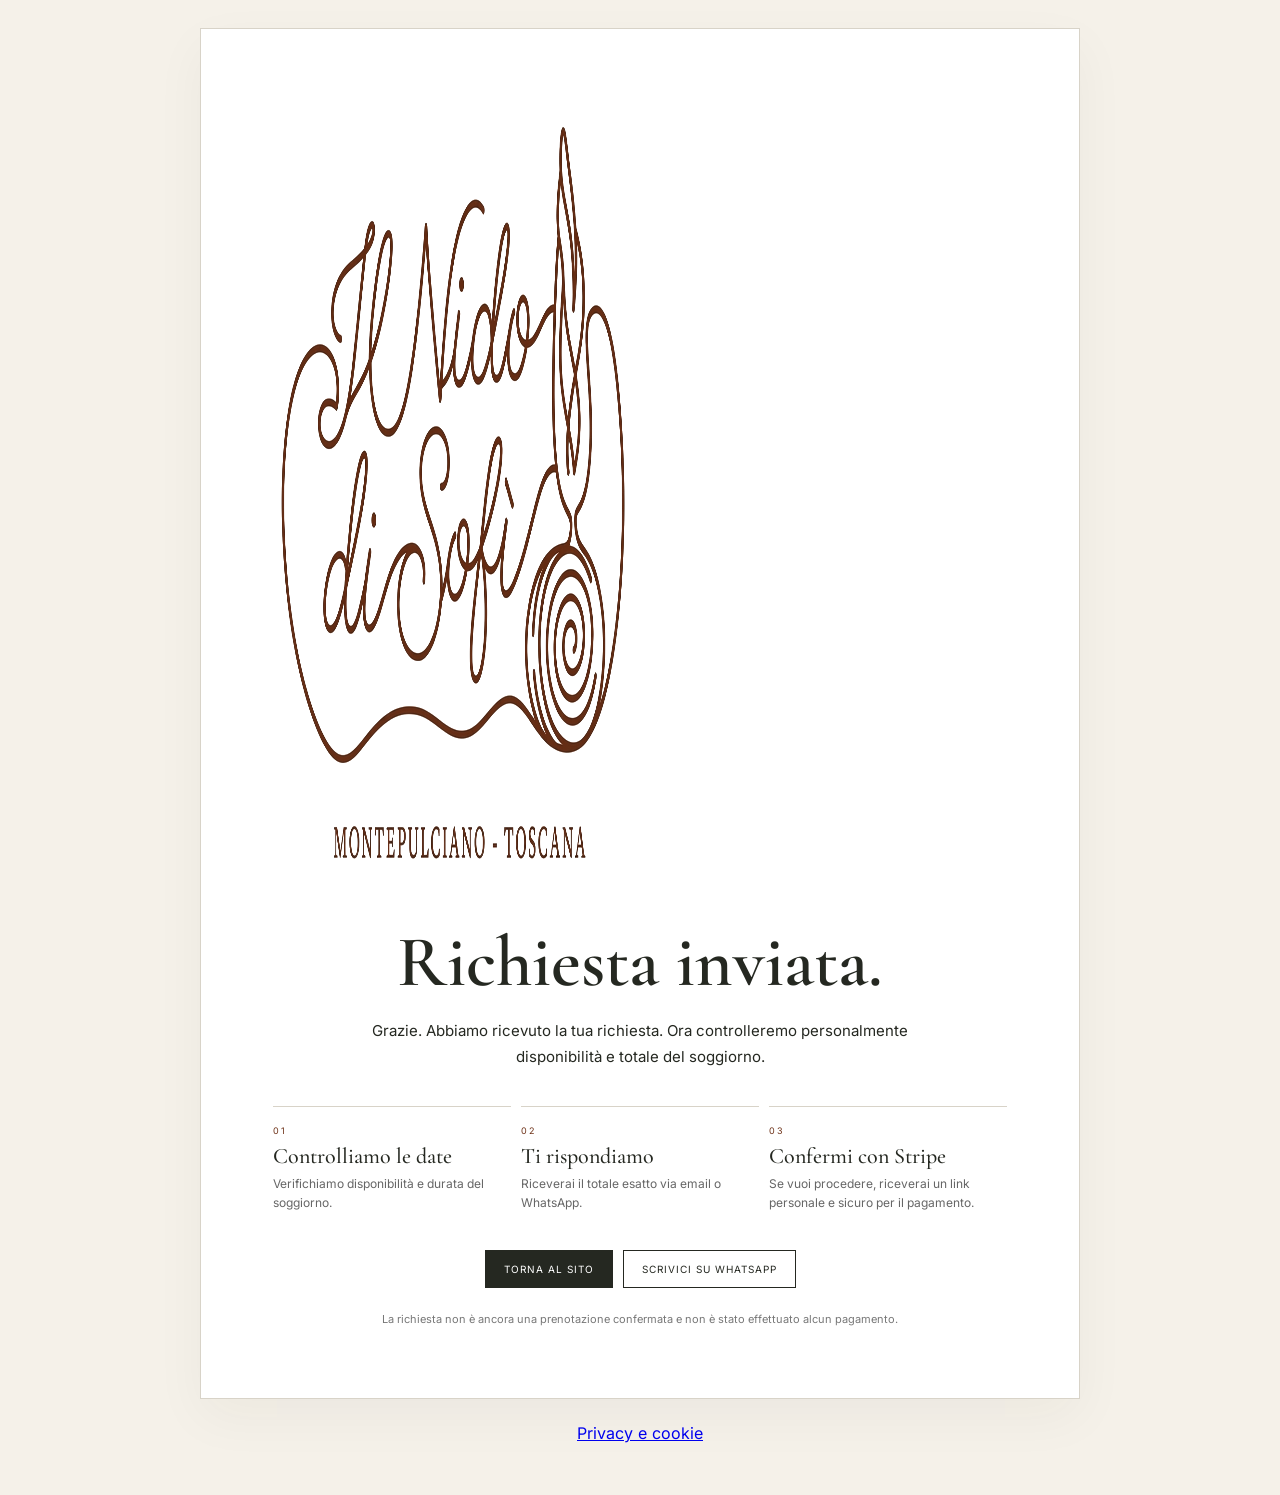
<file: grazie.html>
<!doctype html>
<html lang="it">
<head>
  <meta charset="utf-8">
  <meta name="viewport" content="width=device-width, initial-scale=1">
  <link rel="icon" href="/favicon.png?v=2" type="image/png" sizes="512x512">
  <link rel="shortcut icon" href="/favicon.png?v=2" type="image/png">
  <link rel="apple-touch-icon" href="/favicon.png?v=2">
<meta name="robots" content="noindex,nofollow">
  <title>Richiesta inviata — Il Nido di Sofì</title>



  <style>
    :root{--ink:#252821;--cream:#f5f1e9;--paper:#fbfaf7;--brand:#6e3218;--line:#d8d3c8;--serif:'Cormorant Garamond',Georgia,serif;--sans:'Inter',Arial,sans-serif}
    *{box-sizing:border-box}body{margin:0;min-height:100vh;background:var(--cream);color:var(--ink);font-family:var(--sans);padding:28px;display:grid;place-items:center}.card{width:min(880px,100%);background:#fff;border:1px solid var(--line);padding:clamp(38px,7vw,72px);box-shadow:0 18px 50px rgba(37,40,33,.045)}.logo{width:min(360px,72vw);margin:0 auto 38px}h1{font:600 clamp(44px,7vw,72px)/.98 var(--serif);margin:0 0 20px;text-align:center}.lead{font-size:15px;line-height:1.75;max-width:620px;margin:0 auto 36px;text-align:center}.steps{display:grid;grid-template-columns:repeat(3,1fr);gap:10px;margin:10px 0 38px}.step{border-top:1px solid var(--line);padding:18px 16px 0 0}.step span{display:block;color:var(--brand);font-size:9px;letter-spacing:.17em;margin-bottom:9px}.step strong{display:block;font:500 22px/1.05 var(--serif);margin-bottom:7px}.step p{font-size:12px;line-height:1.55;color:#666;margin:0}.actions{display:flex;justify-content:center;gap:10px;flex-wrap:wrap}.btn{display:inline-block;border:1px solid var(--ink);padding:12px 18px;text-decoration:none;color:var(--ink);text-transform:uppercase;letter-spacing:.1em;font-size:10px}.btn:hover,.btn.primary{background:var(--ink);color:white}.contact-note{text-align:center;color:#777;font-size:11px;margin:24px 0 0}@media(max-width:700px){body{padding:14px}.card{padding:38px 7%}.steps{grid-template-columns:1fr;gap:0}.step{padding:14px 0}.actions{flex-direction:column}.btn{text-align:center}}
  </style>
<link rel="stylesheet" href="/assets/fonts/site.css?v=2">
</head>
<body>
  <main class="card">
    <img src="/assets/optimized/logo-large.webp" alt="Il Nido di Sofì" class="logo" width="1108" height="784">
    <h1 id="thanksTitle">Richiesta inviata.</h1>
    <p class="lead" id="thanksText">Grazie. Abbiamo ricevuto la tua richiesta. Ora controlleremo personalmente disponibilità e totale del soggiorno.</p>
    <div class="steps">
      <div class="step"><span>01</span><strong id="step1Title">Controlliamo le date</strong><p id="step1Text">Verifichiamo disponibilità e durata del soggiorno.</p></div>
      <div class="step"><span>02</span><strong id="step2Title">Ti rispondiamo</strong><p id="step2Text">Riceverai il totale esatto via email o WhatsApp.</p></div>
      <div class="step"><span>03</span><strong id="step3Title">Confermi con Stripe</strong><p id="step3Text">Se vuoi procedere, riceverai un link personale e sicuro per il pagamento.</p></div>
    </div>
    <div class="actions">
      <a class="btn primary" href="./" id="backLink">Torna al sito</a>
      <a class="btn" href="https://wa.me/393342091777" id="waLink">Scrivici su WhatsApp</a>
    </div>
    <p class="contact-note" id="contactNote">La richiesta non è ancora una prenotazione confermata e non è stato effettuato alcun pagamento.</p>
  </main>
  <script>
    const m={
      it:['Richiesta inviata.','Grazie. Abbiamo ricevuto la tua richiesta. Ora controlleremo personalmente disponibilità e totale del soggiorno.','Controlliamo le date','Verifichiamo disponibilità e durata del soggiorno.','Ti rispondiamo','Riceverai il totale esatto via email o WhatsApp.','Confermi con Stripe','Se vuoi procedere, riceverai un link personale e sicuro per il pagamento.','Torna al sito','Scrivici su WhatsApp','La richiesta non è ancora una prenotazione confermata e non è stato effettuato alcun pagamento.'],
      en:['Request sent.','Thank you. We received your request. We will now personally check availability and the total stay price.','We check your dates','We verify availability and the length of your stay.','We reply to you','You will receive the exact total by email or WhatsApp.','Confirm with Stripe','If you wish to proceed, you will receive a personal secure payment link.','Back to the website','Message us on WhatsApp','Your request is not yet a confirmed booking and no payment has been made.'],
      es:['Solicitud enviada.','Gracias. Hemos recibido tu solicitud. Ahora comprobaremos personalmente la disponibilidad y el total de la estancia.','Comprobamos las fechas','Verificamos disponibilidad y duración de la estancia.','Te respondemos','Recibirás el total exacto por email o WhatsApp.','Confirma con Stripe','Si deseas continuar, recibirás un enlace de pago personal y seguro.','Volver al sitio','Escríbenos por WhatsApp','La solicitud todavía no es una reserva confirmada y no se ha realizado ningún pago.'],
      de:['Anfrage gesendet.','Vielen Dank. Wir haben Ihre Anfrage erhalten. Nun prüfen wir persönlich Verfügbarkeit und Gesamtpreis.','Wir prüfen die Daten','Wir kontrollieren Verfügbarkeit und Aufenthaltsdauer.','Wir antworten Ihnen','Sie erhalten den genauen Gesamtbetrag per E-Mail oder WhatsApp.','Mit Stripe bestätigen','Wenn Sie fortfahren möchten, erhalten Sie einen persönlichen sicheren Zahlungslink.','Zurück zur Website','Per WhatsApp schreiben','Ihre Anfrage ist noch keine bestätigte Buchung und es wurde noch keine Zahlung vorgenommen.'],
      fr:['Demande envoyée.','Merci. Nous avons reçu votre demande. Nous allons maintenant vérifier personnellement les disponibilités et le montant total du séjour.','Nous vérifions les dates','Nous contrôlons les disponibilités et la durée du séjour.','Nous vous répondons','Vous recevrez le montant exact par e-mail ou WhatsApp.','Confirmez avec Stripe','Si vous souhaitez continuer, vous recevrez un lien de paiement personnel et sécurisé.','Retour au site','Écrivez-nous sur WhatsApp','Votre demande n’est pas encore une réservation confirmée et aucun paiement n’a été effectué.'],
      ru:['Запрос отправлен.','Спасибо. Мы получили ваш запрос. Теперь мы лично проверим доступность и общую стоимость проживания.','Проверяем даты','Проверяем доступность и продолжительность проживания.','Отвечаем вам','Точную сумму вы получите по электронной почте или WhatsApp.','Подтверждение через Stripe','Если вы захотите продолжить, мы отправим персональную безопасную ссылку для оплаты.','Вернуться на сайт','Написать в WhatsApp','Запрос ещё не является подтверждённым бронированием, и оплата не производилась.'],
      zh:['申请已提交。','谢谢。我们已收到你的申请。接下来我们会人工确认房态和住宿总价。','核对日期','我们会确认房态和入住晚数。','回复你','你会通过邮件或 WhatsApp 收到准确总价。','通过 Stripe 确认','如需继续，我们会发送专属且安全的支付链接。','返回网站','WhatsApp 联系我们','当前申请尚未构成确认预订，也尚未进行任何付款。']
    };
    const p=new URLSearchParams(location.search); const lang=m[p.get('lang')]?p.get('lang'):'it'; const v=m[lang];
    document.documentElement.lang=lang==='zh'?'zh-CN':lang;
    ['thanksTitle','thanksText','step1Title','step1Text','step2Title','step2Text','step3Title','step3Text','backLink','waLink','contactNote'].forEach((id,i)=>document.getElementById(id).textContent=v[i]);
  </script>
<footer style="padding:24px;text-align:center"><a href="/privacy-cookie/">Privacy e cookie</a></footer></body>
</html>
</file>
<file: assets/fonts/site.css>
@font-face {
  font-family: 'Cormorant Garamond';
  font-style: normal;
  font-weight: 400;
  font-display: swap;
  src: url(/assets/fonts/bb8f3c3b0ca40380.woff2) format('woff2');
}
@font-face {
  font-family: 'Cormorant Garamond';
  font-style: normal;
  font-weight: 500;
  font-display: swap;
  src: url(/assets/fonts/75407d22188550d6.woff2) format('woff2');
}
@font-face {
  font-family: 'Cormorant Garamond';
  font-style: normal;
  font-weight: 600;
  font-display: swap;
  src: url(/assets/fonts/705776b6237d1fd4.woff2) format('woff2');
}
@font-face {
  font-family: 'Cormorant Garamond';
  font-style: normal;
  font-weight: 700;
  font-display: swap;
  src: url(/assets/fonts/a9565983a6247cbc.woff2) format('woff2');
}
@font-face {
  font-family: 'Inter';
  font-style: normal;
  font-weight: 300;
  font-display: swap;
  src: url(/assets/fonts/ee9558be9f8a4d75.woff2) format('woff2');
}
@font-face {
  font-family: 'Inter';
  font-style: normal;
  font-weight: 400;
  font-display: swap;
  src: url(/assets/fonts/a699af1dea30b799.woff2) format('woff2');
}
@font-face {
  font-family: 'Inter';
  font-style: normal;
  font-weight: 500;
  font-display: swap;
  src: url(/assets/fonts/e45972c7e9f24dc3.woff2) format('woff2');
}
@font-face {
  font-family: 'Inter';
  font-style: normal;
  font-weight: 600;
  font-display: swap;
  src: url(/assets/fonts/87e867b52640b3b3.woff2) format('woff2');
}
</file>
<file: landing-pages.css>
/* Il Nido di Sofì — editorial landing pages.
   Shared visual language with the home: ivory, olive, terracotta, Cormorant, Inter. */
:root{--ink:#252821;--olive:#4d5846;--brand:#6e3218;--cream:#f5f1e9;--paper:#fbfaf7;--line:#d8d3c8;--serif:'Cormorant Garamond',Georgia,serif;--sans:'Inter',Arial,sans-serif}
*,*:before,*:after{box-sizing:border-box}
html{scroll-behavior:smooth}
body{margin:0;background:var(--paper);color:var(--ink);font-family:var(--sans);font-size:15px;font-weight:300;line-height:1.72;-webkit-font-smoothing:antialiased}
img{display:block;max-width:100%}a{color:inherit}h1,h2,h3,p{overflow-wrap:break-word}a:focus-visible{outline:2px solid var(--brand);outline-offset:4px}
.wrap{width:100%;margin:0;max-width:none}
.inner{width:min(1180px,88vw);margin-inline:auto}
.top{height:78px;padding:0 5.5vw;position:sticky;top:0;z-index:20;display:flex;justify-content:space-between;align-items:center;background:rgba(251,250,247,.96);border-bottom:1px solid rgba(37,40,33,.09);backdrop-filter:blur(12px);-webkit-backdrop-filter:blur(12px)}
.brand{display:flex;align-items:center;gap:12px;text-decoration:none;min-width:0}.brand-mark{width:29px;height:43px;object-fit:contain;flex:0 0 auto}.brand-wordmark{width:168px;height:auto;object-fit:contain;min-width:0}
.top nav{display:flex;align-items:center;gap:30px}.top nav a{font-size:11px;letter-spacing:.1em;text-transform:uppercase;text-decoration:none;white-space:nowrap}
.top nav a:hover,.text-link:hover{color:var(--brand)}.top nav .nav-cta{padding:10px 15px;border:1px solid var(--ink)}.top nav .nav-cta:hover{background:var(--ink);color:#fff}

.hero{position:relative}.hero-split{min-height:650px;display:grid;grid-template-columns:1.06fr .94fr;background:var(--cream)}.hero-copy{width:100%;min-width:0}
.hero-split .hero-copy{padding:clamp(76px,8vw,135px) clamp(40px,7vw,120px) 85px max(6vw,calc((100vw - 1180px)/2));display:flex;flex-direction:column;align-items:flex-start;justify-content:center}
.eyebrow,.section-kicker{font-family:var(--sans);font-size:10px;line-height:1.5;font-weight:500;letter-spacing:.20em;text-transform:uppercase}.eyebrow{color:var(--brand)}
.hero h1,h2,.display-quote{font-family:var(--serif);font-weight:500;letter-spacing:-.038em}.hero h1{font-size:clamp(62px,6.2vw,106px);line-height:.92;margin:24px 0 29px;max-width:760px}.hero h1 em,.chapter h2 em,.display-quote em{color:var(--olive);font-weight:400}
.lead{max-width:620px;font:400 clamp(19px,1.65vw,23px)/1.4 var(--serif);margin:0}
.hero-visual{position:relative;min-height:100%;background:#d9d1c7;overflow:hidden}.hero-visual img{position:absolute;inset:0;width:100%;height:100%;object-fit:cover}
.hero-visual:after{content:"";position:absolute;inset:0;border:1px solid rgba(255,255,255,.16);pointer-events:none}.photo-credit{position:absolute;bottom:25px;right:27px;color:#fff;font:400 9px/1.3 var(--sans);letter-spacing:.12em;text-transform:uppercase;text-shadow:0 1px 14px rgba(0,0,0,.7);z-index:1}
.hero-index{margin-top:42px;display:flex;gap:14px;align-items:center;color:rgba(37,40,33,.62);font-size:10px;letter-spacing:.15em;text-transform:uppercase}.hero-index:before{content:"";width:42px;height:1px;background:var(--brand)}

.hero-romance{height:min(820px,90svh);min-height:660px;color:#fff;background:#30332d;display:flex;align-items:end;isolation:isolate}.hero-romance .hero-visual{position:absolute;inset:0;z-index:-1}.hero-romance .hero-visual img{object-position:center 45%}.hero-romance .hero-visual:after{border:0;background:linear-gradient(90deg,rgba(16,18,15,.78) 0%,rgba(16,18,15,.38) 55%,rgba(16,18,15,.1) 100%),linear-gradient(0deg,rgba(16,18,15,.38),transparent 62%)}
.hero-romance .hero-copy{padding:100px 6vw 104px;max-width:1140px;margin:0 auto}.hero-romance .eyebrow{color:#f2dbcb}.hero-romance h1{max-width:940px;margin:23px 0 27px;font-size:clamp(65px,7.9vw,123px)}.hero-romance h1 em{color:#e5d4c6}.hero-romance .lead{color:rgba(255,255,255,.9);max-width:680px}
.hero-romance .hero-index{color:rgba(255,255,255,.78);margin-top:40px}.hero-romance .hero-index:before{background:#d8b49d}
.hero-romance .photo-credit{left:6vw;right:auto;bottom:25px}

main{overflow:hidden}
.chapter{width:min(1180px,88vw);margin:0 auto;display:grid;grid-template-columns:minmax(0,.88fr) minmax(0,1.12fr);column-gap:clamp(50px,8vw,130px);padding:90px 0 94px;border-top:1px solid var(--line)}
.chapter:first-of-type{border-top:0}.chapter>div:first-child{align-self:start}.chapter h2{font-size:clamp(47px,5vw,78px);line-height:.99;margin:14px 0 0}.chapter .card{padding:23px 0 24px;border-bottom:1px solid var(--line)}.chapter .card:first-child{padding-top:2px}.chapter .card:last-child{border-bottom:0}
.chapter .card strong{display:block;font:500 clamp(25px,2.35vw,33px)/1.05 var(--serif);letter-spacing:-.015em}
.chapter .card p{max-width:650px;margin:10px 0 0;color:rgba(37,40,33,.75);font-size:14px;line-height:1.8}.chapter .card a{color:var(--brand);text-underline-offset:3px}
.chapter .card strong::before{content:"";display:inline-block;vertical-align:middle;width:17px;height:1px;background:var(--brand);margin-right:12px;transform:translateY(-2px)}
.chapter:nth-of-type(odd) h2{color:var(--ink)}

.divider-quote{padding:86px max(6vw,calc((100vw - 1180px)/2));background:#e9ede5;display:grid;grid-template-columns:minmax(150px,.3fr) minmax(0,1fr);gap:8vw;align-items:start}
.divider-quote .eyebrow{color:#59634f;padding-top:12px}.divider-quote .display-quote{font-size:clamp(40px,5.1vw,76px);line-height:1.02;max-width:960px;margin:0}
.divider-quote .display-quote em{color:var(--olive)}

.visual-pair,.editorial-gallery{width:min(1180px,88vw);margin:10px auto 105px;display:grid;grid-template-columns:1.15fr .85fr;gap:16px;align-items:start}
.visual-pair figure,.editorial-gallery figure{margin:0;min-width:0}
.visual-pair img,.editorial-gallery img{width:100%;height:530px;object-fit:cover;background:#e6e1d7}
.visual-pair figure:nth-child(2),.editorial-gallery figure:nth-child(2){padding-top:88px}
.visual-pair figure:nth-child(2) img,.editorial-gallery figure:nth-child(2) img{height:420px}
.visual-pair figcaption,.editorial-gallery figcaption{margin-top:12px;padding-top:8px;border-top:1px solid var(--line);display:flex;justify-content:space-between;gap:12px;color:rgba(37,40,33,.57);font:400 10px/1.5 var(--sans);letter-spacing:.04em}
.visual-pair figcaption a{text-underline-offset:3px}

.quick-section{width:100%;padding:90px 6vw 104px;background:#f5f1e9}
.quick-section>.eyebrow,.quick-section>h2,.quick-section>.quick-grid{max-width:1180px;margin-left:auto;margin-right:auto}
.quick-section>h2{font-size:clamp(48px,5.1vw,79px);line-height:.99;margin-top:18px;margin-bottom:48px;max-width:1180px!important}
.quick-grid{display:grid;grid-template-columns:repeat(3,minmax(0,1fr));gap:0;border-top:1px solid var(--line);border-bottom:1px solid var(--line);padding:0}
.quick-card{min-height:270px;padding:35px 28px 38px;background:transparent;border:0;border-right:1px solid var(--line)}
.quick-card:first-child{padding-left:0}.quick-card:last-child{border-right:0}
.quick-card span{display:block;color:var(--brand);font:600 10px var(--sans);letter-spacing:.2em;margin-bottom:32px}
.quick-card strong{display:block;font:500 clamp(28px,2.6vw,38px)/1.02 var(--serif);margin:0 0 16px}
.quick-card p{font-size:14px;line-height:1.78;color:rgba(37,40,33,.75);margin:0}

.choice-panel{width:min(1180px,88vw);margin:0 auto 90px;display:grid;grid-template-columns:1fr 1fr;border:1px solid var(--line)}
.choice-panel>div{padding:45px 50px}.choice-panel>div:first-child{background:var(--olive);color:#fff}.choice-panel>div:last-child{background:var(--cream)}
.choice-panel span{font:500 10px var(--sans);letter-spacing:.17em;text-transform:uppercase}.choice-panel h3{font:500 clamp(36px,3.7vw,55px)/1 var(--serif);margin:23px 0 20px}
.choice-panel p{font-size:14px;max-width:455px;line-height:1.85}.choice-panel>div:first-child p{color:rgba(255,255,255,.84)}

.cta{width:100%;margin:20px 0 0;padding:0;background:var(--ink);color:#fff;display:grid;grid-template-columns:1.13fr .87fr;min-height:440px}
.cta-copy{padding:80px 6vw 82px max(6vw,calc((100vw - 1180px)/2));align-self:center}
.cta .eyebrow{color:#d7b9a8}.cta h2{font-size:clamp(49px,5.3vw,80px);max-width:760px;line-height:.99;margin:18px 0 20px}
.cta p{max-width:590px;font-size:14px;line-height:1.75;color:rgba(255,255,255,.78)}
.cta-art{position:relative;background:#554f45;min-height:440px;overflow:hidden}
.cta-art img{position:absolute;inset:0;width:100%;height:100%;object-fit:cover}
.button{display:inline-flex;align-items:center;justify-content:center;gap:28px;background:#fff;color:var(--ink);border:1px solid #fff;text-decoration:none;font:500 10px/1.3 var(--sans);text-transform:uppercase;letter-spacing:.12em;padding:16px 21px;margin-top:22px;transition:background-color .2s ease,color .2s ease}
.button::after{content:"↗";font-size:15px;line-height:1}.button:hover{background:transparent;color:white}
.links{width:min(1180px,88vw);margin:auto;display:flex;flex-wrap:wrap;gap:12px 34px;padding:40px 0 72px}
.links a{font:500 10px/1.5 var(--sans);letter-spacing:.1em;text-transform:uppercase;text-decoration:none;border-bottom:1px solid var(--line);padding-bottom:9px}
.links a:after{content:" ↗";color:var(--brand)}
footer{background:var(--ink);color:#fff;padding:38px 6vw 42px;border-top:1px solid rgba(255,255,255,.15);display:flex;justify-content:space-between;gap:35px;align-items:center}
.footer-logo{display:flex;align-items:center;gap:13px;text-decoration:none}.footer-logo img:first-child{width:31px;height:45px;object-fit:contain;filter:brightness(0) invert(1)}.footer-logo img:last-child{width:166px;object-fit:contain;filter:brightness(0) invert(1)}
.footer-info{font-size:10px;letter-spacing:.07em;color:rgba(255,255,255,.67);text-align:right}.footer-info small{display:block;margin-top:5px;font-size:9px;letter-spacing:.09em}

.page-romance .divider-quote{background:#eee3db}.page-romance .divider-quote .eyebrow,.page-romance .divider-quote .display-quote em{color:var(--brand)}
.page-romance .cta{background:#5b392d}.page-romance .cta .eyebrow{color:#f0d6c5}
.page-sleep .divider-quote{background:#e8ece4}
.page-town .cta{background:#424d40}

@media(max-width:1060px){
.top{padding-inline:5vw}.hero-split{grid-template-columns:1fr 1fr;min-height:600px}.hero-split .hero-copy{padding:80px 5vw}.hero h1{font-size:clamp(56px,6vw,78px)}
.chapter{column-gap:7vw}.chapter h2{font-size:clamp(44px,5vw,65px)}
.cta-copy{padding:64px 5vw}
}
@media(max-width:760px){
.top{height:66px;padding:0 6vw}.brand-mark{width:24px;height:37px}.brand-wordmark{width:140px}.top nav a:not(.nav-cta){display:none}.top nav{gap:0}.top nav .nav-cta{padding:10px 13px;font-size:9px}
.hero-split{grid-template-columns:1fr;min-height:0}.hero-split .hero-copy{padding:68px 6vw 55px}.hero h1{font-size:clamp(53px,10.5vw,82px);margin:20px 0 24px}.hero-split .hero-visual{min-height:410px}.hero-index{margin-top:30px}
.hero-romance{height:auto;min-height:670px;align-items:end}.hero-romance .hero-copy{padding:145px 6vw 87px}.hero-romance h1{font-size:clamp(58px,10.8vw,87px)}.hero-romance .lead{font-size:21px}.hero-romance .hero-visual img{object-position:55% center}
.chapter{grid-template-columns:1fr;padding:62px 0 66px;gap:28px}.chapter h2{font-size:clamp(47px,9vw,69px);max-width:650px;margin-top:8px}.chapter .card strong{font-size:29px}.chapter .card p{font-size:14px}
.divider-quote{padding:64px 6vw;grid-template-columns:1fr;gap:24px}.divider-quote .display-quote{font-size:clamp(43px,8.3vw,65px)}
.visual-pair,.editorial-gallery{grid-template-columns:1fr 1fr;gap:12px;margin-bottom:68px}.visual-pair img,.editorial-gallery img{height:330px}.visual-pair figure:nth-child(2),.editorial-gallery figure:nth-child(2){padding-top:55px}.visual-pair figure:nth-child(2) img,.editorial-gallery figure:nth-child(2) img{height:265px}
.quick-section{padding:64px 6vw 76px}.quick-section>h2{font-size:clamp(47px,9vw,69px);margin-bottom:35px}.quick-grid{grid-template-columns:1fr;border-bottom:0}.quick-card,.quick-card:first-child{border:0;border-bottom:1px solid var(--line);padding:24px 0 28px;min-height:0}.quick-card span{margin-bottom:16px}.quick-card strong{font-size:34px}
.choice-panel{grid-template-columns:1fr;margin-bottom:66px}.choice-panel>div{padding:36px 8%}
.cta{grid-template-columns:1fr}.cta-copy{padding:65px 6vw}.cta h2{font-size:clamp(48px,9vw,70px)}.cta-art{min-height:360px}
.links{padding:35px 0 58px}
footer{padding:32px 6vw;align-items:flex-start;flex-direction:column}.footer-info{text-align:left}
}
@media(max-width:440px){
.hero-split .hero-copy{padding-top:54px;padding-bottom:42px}.hero h1{font-size:clamp(48px,12.1vw,58px)}.hero .lead{font-size:20px}.hero-split .hero-visual{min-height:330px;height:92vw}
.hero-romance{min-height:660px}.hero-romance .hero-copy{padding-bottom:86px}.hero-romance h1{font-size:clamp(54px,13vw,65px)}.hero-romance .lead{font-size:19px}
.chapter{padding:52px 0 57px}.chapter h2{font-size:clamp(43px,11vw,54px)}.chapter .card strong{font-size:27px}
.divider-quote{padding-block:55px}.divider-quote .display-quote{font-size:44px}
.visual-pair,.editorial-gallery{grid-template-columns:1fr;gap:24px}.visual-pair img,.editorial-gallery img,.visual-pair figure:nth-child(2) img,.editorial-gallery figure:nth-child(2) img{height:72vw;min-height:255px;max-height:360px}.visual-pair figure:nth-child(2),.editorial-gallery figure:nth-child(2){padding-top:0}
.visual-pair figcaption,.editorial-gallery figcaption{flex-direction:column;gap:4px}
.quick-section>h2{font-size:48px}.cta-art{min-height:290px}
.brand-wordmark{width:127px}
}
@media(prefers-reduced-motion:reduce){html{scroll-behavior:auto}.button{transition:none}}

/* Small orientation strip: a quiet, useful counterpart to the homepage facts. */
.microfacts{width:100%;background:var(--paper)}
.microfacts-inner{width:min(1180px,88vw);margin:auto;display:grid;grid-template-columns:repeat(4,minmax(0,1fr));border-bottom:1px solid var(--line)}
.microfacts-item{display:flex;align-items:baseline;justify-content:center;gap:10px;padding:29px 12px;border-right:1px solid var(--line);text-align:center}
.microfacts-item:last-child{border-right:0}
.microfacts-item strong{font:500 clamp(25px,2.4vw,36px)/1 var(--serif);letter-spacing:-.03em}
.microfacts-item span{font:500 10px/1.4 var(--sans);letter-spacing:.11em;text-transform:uppercase;color:rgba(37,40,33,.65)}
.page-sleep .chapter-first{border-top:0}

/* The romantic itinerary should read like a carefully paced journal, not a checklist. */
.page-romance .chapter-first .card{position:relative;padding-left:48px}
.page-romance .chapter-first .card strong:before{position:absolute;left:0;top:27px;margin:0;width:auto;height:auto;background:none;transform:none;vertical-align:baseline;color:var(--brand);font:500 11px/1 var(--sans);letter-spacing:.13em}
.page-romance .chapter-first .card:nth-child(1) strong:before{content:"01"}
.page-romance .chapter-first .card:nth-child(2) strong:before{content:"02"}
.page-romance .chapter-first .card:nth-child(3) strong:before{content:"03"}
.page-romance .chapter-first .card:nth-child(4) strong:before{content:"04"}
@media(max-width:760px){
.microfacts-inner{grid-template-columns:repeat(2,minmax(0,1fr))}
.microfacts-item{padding:24px 5px;justify-content:flex-start;flex-direction:column;gap:8px;align-items:center}
.microfacts-item:nth-child(2){border-right:0}
.microfacts-item:nth-child(-n+2){border-bottom:1px solid var(--line)}
.microfacts-item strong{font-size:30px}
}
@media(max-width:440px){.microfacts-item span{font-size:9px;letter-spacing:.08em}}

/* Heritage and countryside: distinct atmosphere within one identity */
.page-bravio .hero-split{background:#f0e7de}
.page-bravio .hero-split .hero-visual img{object-position:48% center}
.page-bravio .divider-quote{background:#efe3d8}
.page-bravio .divider-quote .eyebrow,.page-bravio .divider-quote .display-quote em{color:var(--brand)}
.page-bravio .cta{background:var(--brand)}
.page-bravio .cta-art img{object-position:center 58%}
.page-valdorcia .hero-split{background:#eff0e8}
.page-valdorcia .hero-split .hero-visual img{object-position:50% center}
.page-valdorcia .divider-quote{background:#e6ece4}
.page-valdorcia .cta{background:var(--olive)}
.page-valdorcia .cta-art img{object-position:center}
@media(max-width:760px){
 .page-bravio .hero-split .hero-visual{min-height:380px}
 .page-valdorcia .hero-split .hero-visual{min-height:390px}
}

/* Long heritage and landscape titles remain composed on narrow viewports. */
.page-bravio .hero-split h1,.page-valdorcia .hero-split h1{font-size:clamp(48px,4.7vw,75px);line-height:.96}
@media(max-width:760px){.page-bravio .hero-split h1,.page-valdorcia .hero-split h1{font-size:clamp(46px,9vw,63px)}}
@media(max-width:440px){.page-bravio .hero-split h1,.page-valdorcia .hero-split h1{font-size:clamp(41px,10.7vw,48px)}}
</file>
<file: privacy-cookie/privacy.css>
:root{--paper:#f5f0e7;--ink:#2f3029;--brand:#6e3218;--line:rgba(47,48,41,.18)}*{box-sizing:border-box}html{scroll-behavior:smooth}body{margin:0;background:var(--paper);color:var(--ink);font:400 16px/1.75 Inter,Arial,sans-serif}.wrap{width:min(940px,88vw);margin-inline:auto}.top{display:flex;justify-content:space-between;align-items:center;gap:24px;padding-block:24px;border-bottom:1px solid var(--line)}.brand{display:flex;align-items:center;gap:12px;text-decoration:none;font-weight:600}.brand img{width:38px}nav{display:flex;gap:24px;flex-wrap:wrap}a{color:var(--brand);text-underline-offset:3px}a:focus-visible{outline:2px solid currentColor;outline-offset:5px}.hero{padding:64px 0 36px}.eyebrow{font-size:.75rem;letter-spacing:.14em}.hero h1,h2{font-family:'Cormorant Garamond',Georgia,serif;font-weight:500;line-height:1.15}.hero h1{font-size:clamp(3rem,8vw,5.6rem);margin:16px 0}.lead{font-size:1.15rem;max-width:650px}section:not(.hero){padding:24px 0;border-top:1px solid var(--line)}h2{font-size:2rem;margin:0 0 20px}p{margin:0 0 16px}li{margin-bottom:8px}code{overflow-wrap:anywhere;font-size:.9em}footer{padding:36px 0 52px;border-top:1px solid var(--line);font-size:.85rem}#english{scroll-margin-top:24px}@media(max-width:600px){.top{align-items:flex-start;flex-direction:column;gap:12px}nav{gap:16px;font-size:.85rem}.hero{padding-top:42px}h2{font-size:1.7rem}}@media(prefers-reduced-motion:reduce){html{scroll-behavior:auto}}@media print{body{background:white;font-size:11pt}.top nav,footer{display:none}section{break-inside:avoid}}
</file>
